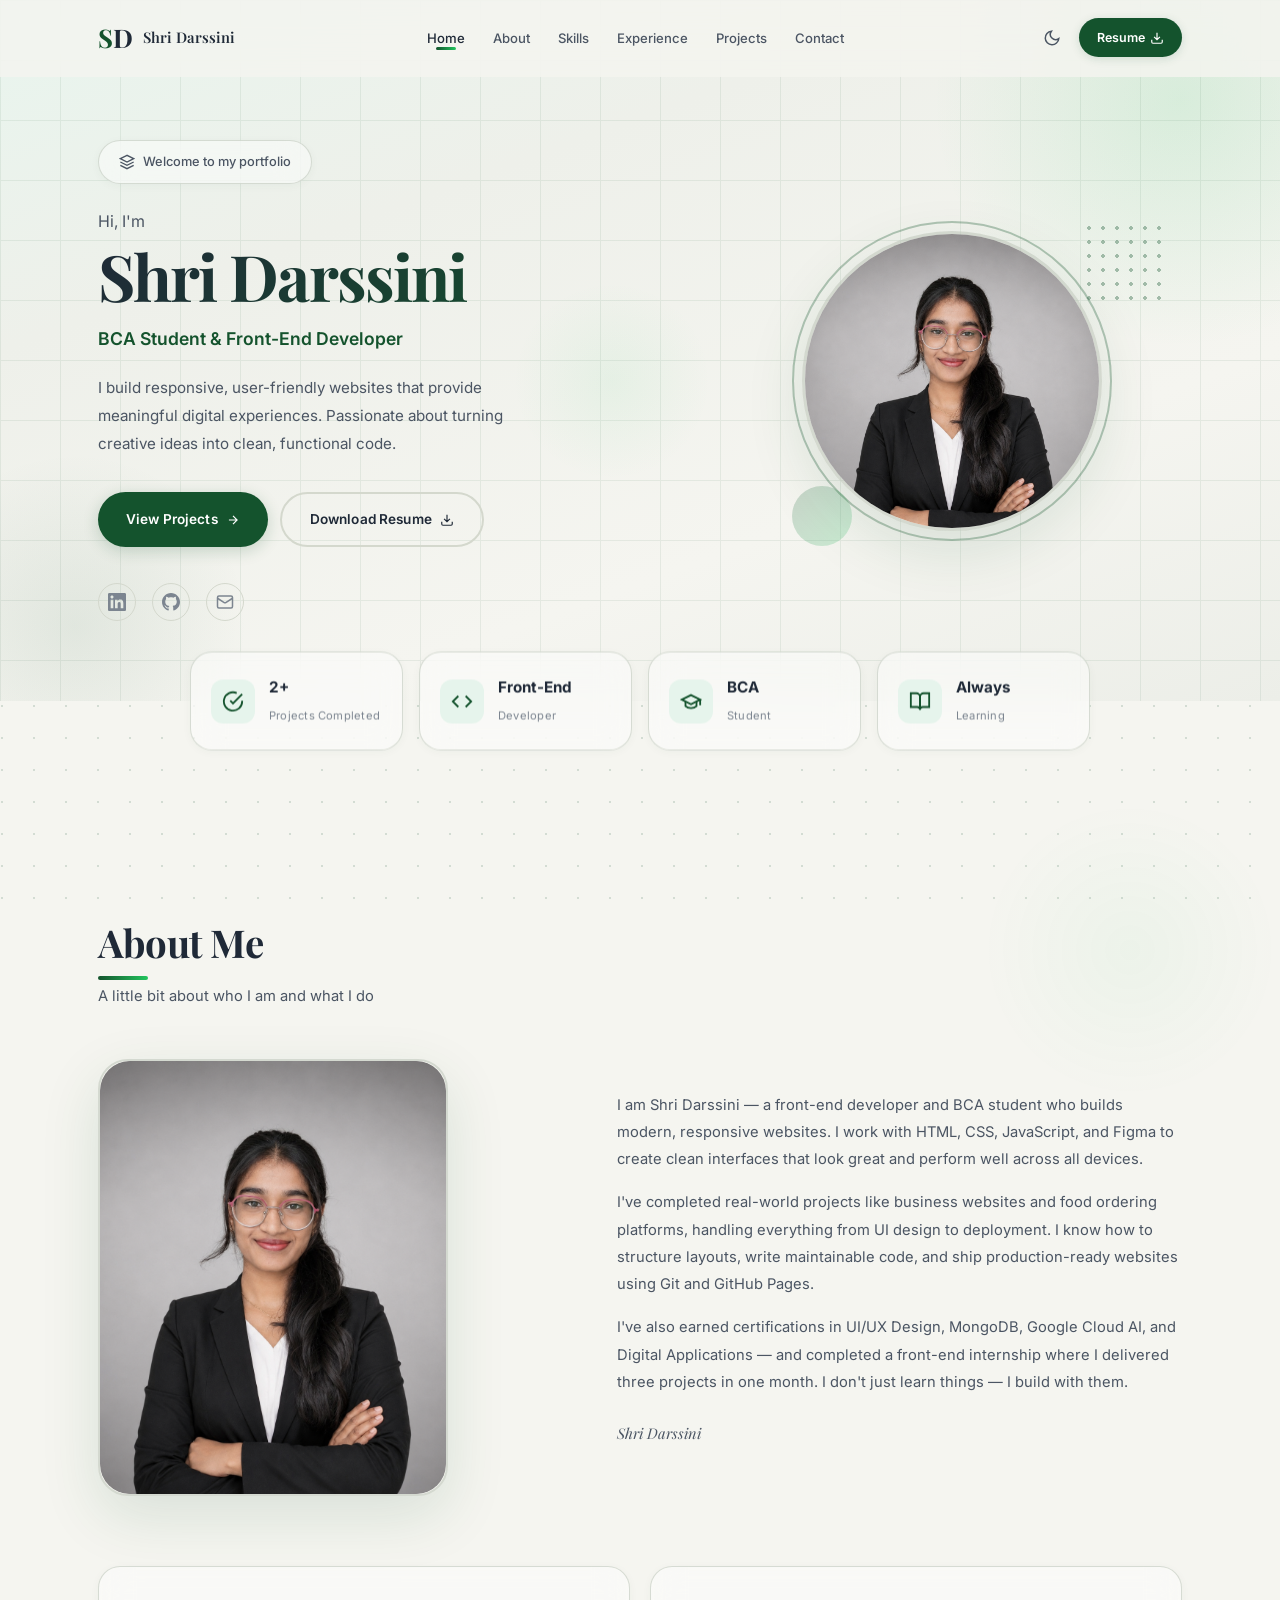
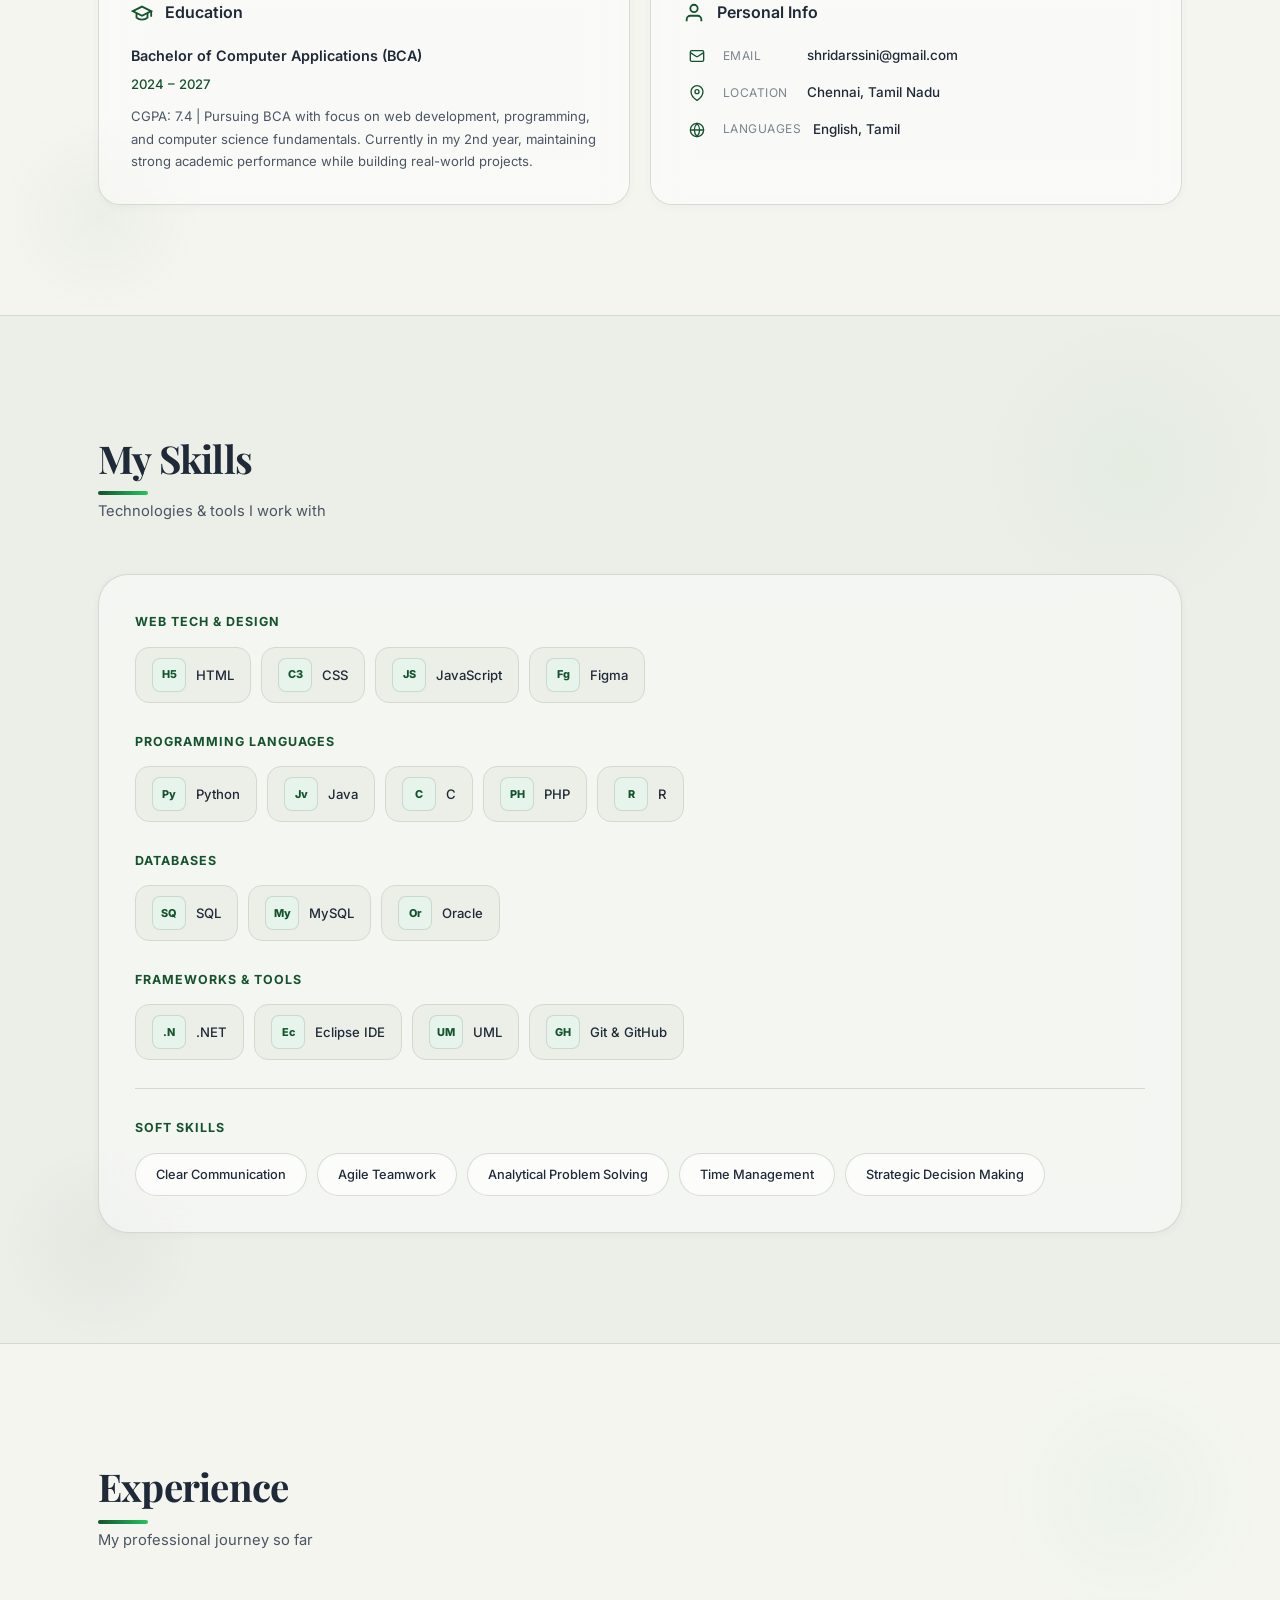
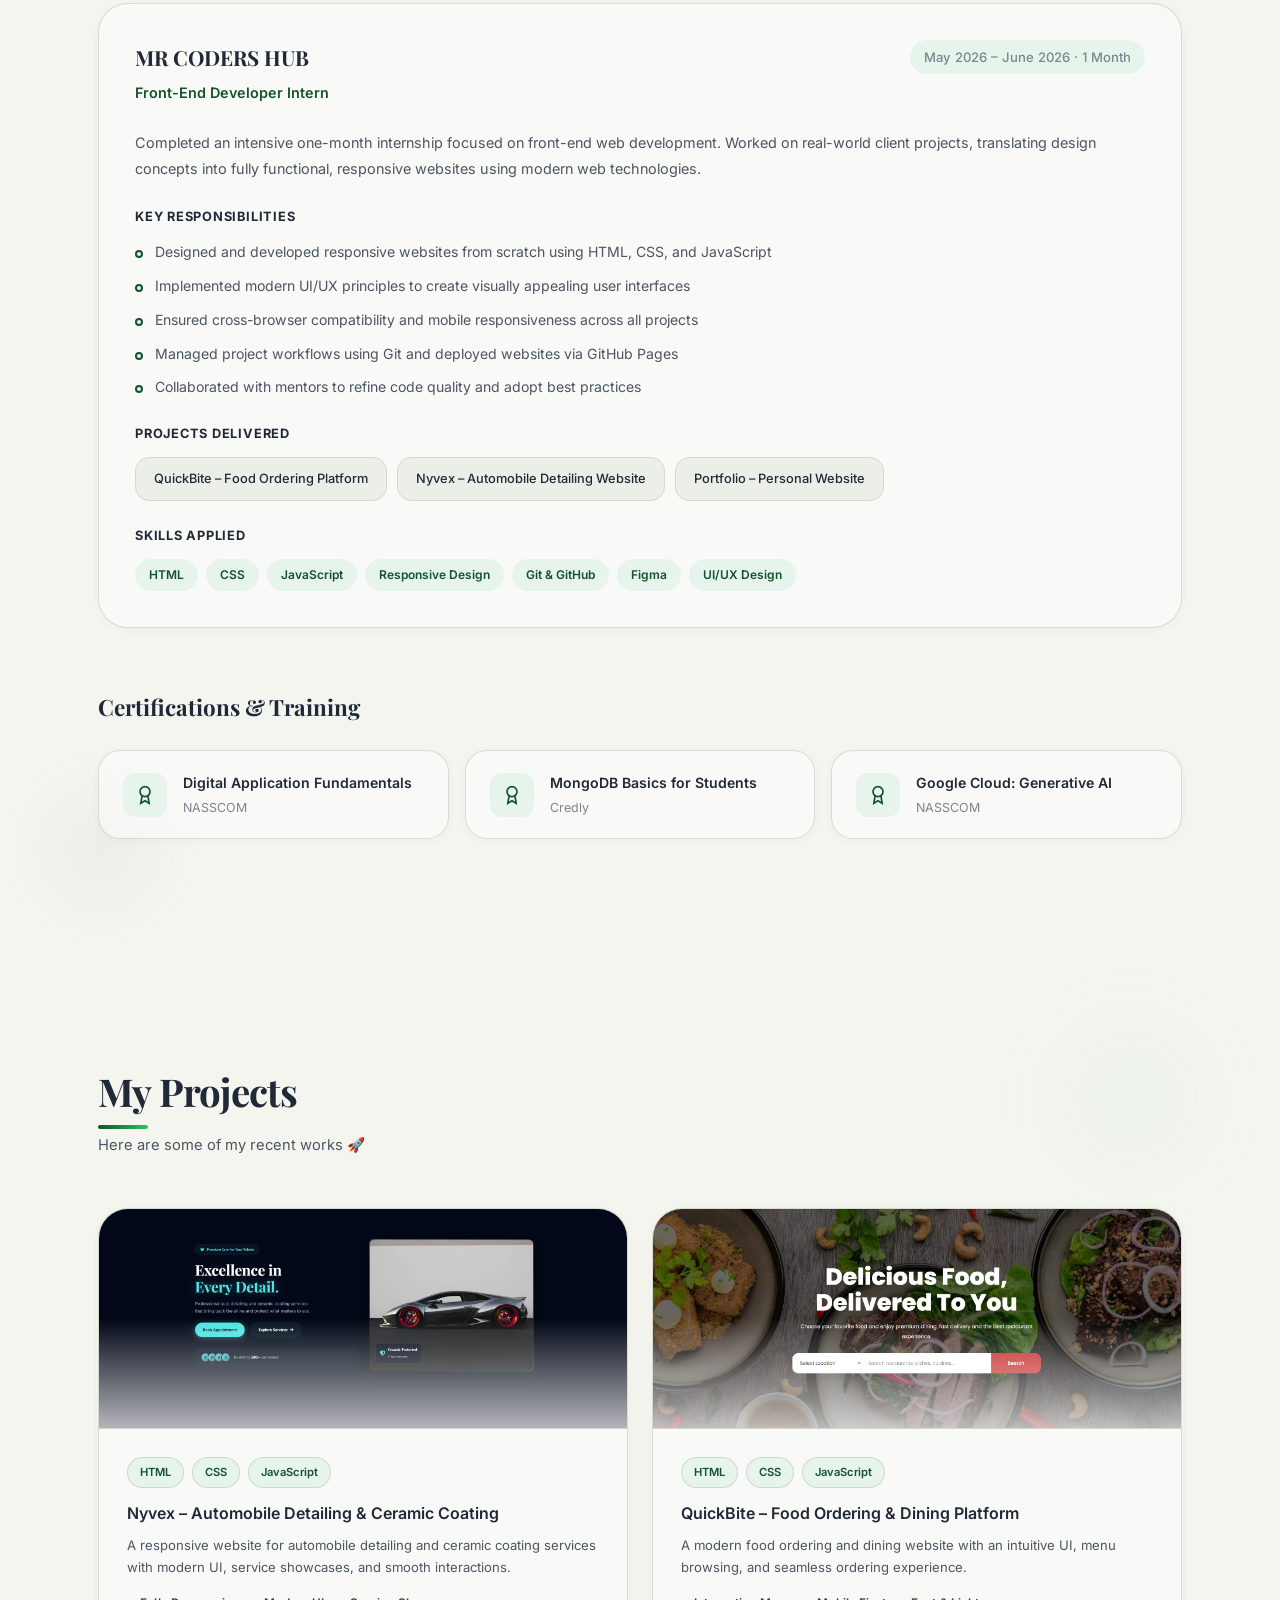
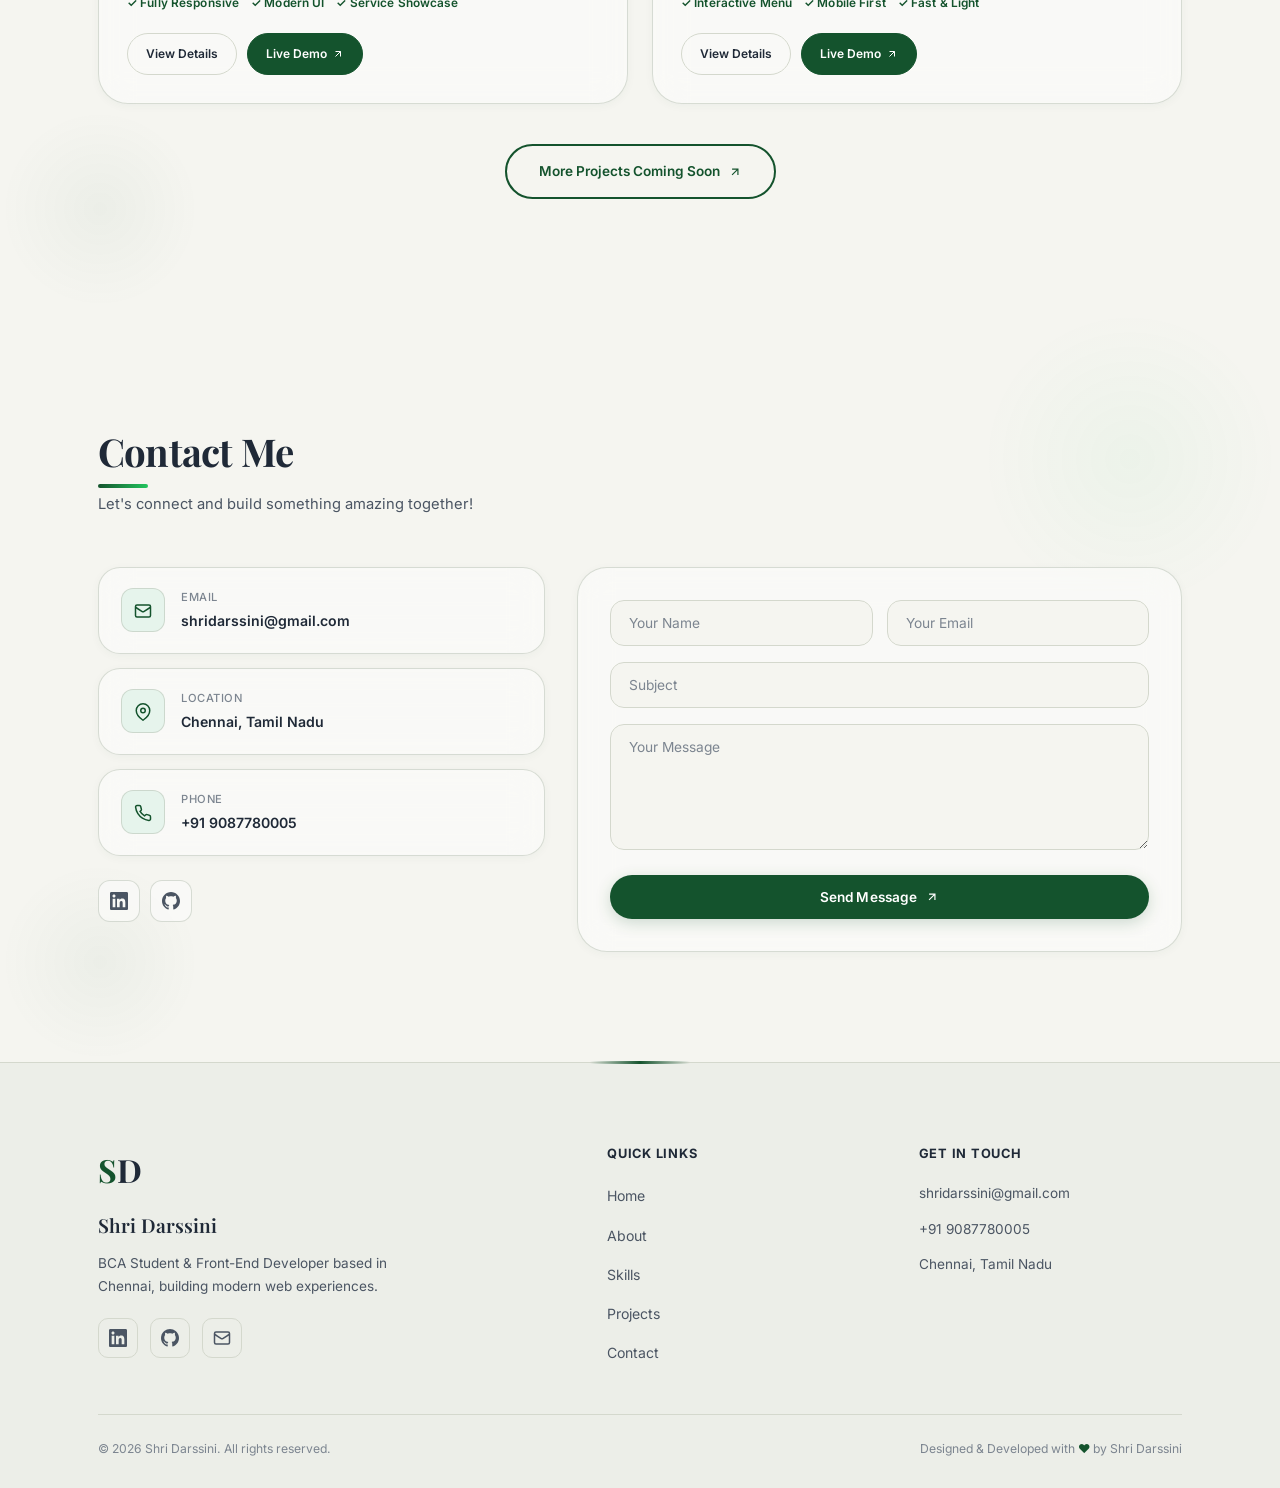
<file: index.html>
﻿<!DOCTYPE html>
<html lang="en" data-theme="light">
<head>
    <meta charset="UTF-8">
    <meta name="viewport" content="width=device-width, initial-scale=1.0">
    <link rel="icon" type="image/svg+xml" href="favicon.svg">
    <title>Shri Darssini | Front-End Developer</title>
    <link rel="stylesheet" href="css/styles.css">
    <link rel="preconnect" href="https://fonts.googleapis.com">
    <link rel="preconnect" href="https://fonts.gstatic.com" crossorigin>
    <link href="https://fonts.googleapis.com/css2?family=Inter:wght@300;400;500;600;700;800&family=Playfair+Display:ital,wght@0,400;0,500;0,600;0,700;1,400;1,500&display=swap" rel="stylesheet">
</head>
<body>

    <!-- Navbar -->
    <nav class="navbar" id="navbar">
        <div class="nav-container">
            <div class="nav-brand">
                <a href="#home" class="nav-logo"><span class="logo-s">S</span><span class="logo-d">D</span></a>
                <span class="nav-name">Shri Darssini</span>
            </div>
            <ul class="nav-menu" id="nav-menu">
                <li><a href="#home" class="nav-link active">Home</a></li>
                <li><a href="#about" class="nav-link">About</a></li>
                <li><a href="#skills" class="nav-link">Skills</a></li>
                <li><a href="#experience" class="nav-link">Experience</a></li>
                <li><a href="#projects" class="nav-link">Projects</a></li>
                <li><a href="#contact" class="nav-link">Contact</a></li>
            </ul>
            <div class="nav-actions">
                <button class="theme-toggle" id="theme-toggle" aria-label="Toggle theme">
                    <svg class="icon-sun" width="18" height="18" viewBox="0 0 24 24" fill="none" stroke="currentColor" stroke-width="2"><circle cx="12" cy="12" r="5"/><path d="M12 1v2M12 21v2M4.22 4.22l1.42 1.42M18.36 18.36l1.42 1.42M1 12h2M21 12h2M4.22 19.78l1.42-1.42M18.36 5.64l1.42-1.42"/></svg>
                    <svg class="icon-moon" width="18" height="18" viewBox="0 0 24 24" fill="none" stroke="currentColor" stroke-width="2"><path d="M21 12.79A9 9 0 1 1 11.21 3 7 7 0 0 0 21 12.79z"/></svg>
                </button>
                <a href="Resume.pdf" download class="nav-resume-btn">Resume <svg width="14" height="14" viewBox="0 0 24 24" fill="none" stroke="currentColor" stroke-width="2"><path d="M21 15v4a2 2 0 0 1-2 2H5a2 2 0 0 1-2-2v-4M7 10l5 5 5-5M12 15V3"/></svg></a>
                <button class="nav-toggle" id="nav-toggle" aria-label="Toggle menu">
                    <span></span><span></span><span></span>
                </button>
            </div>
        </div>
    </nav>

    <!-- HERO -->
    <section class="hero" id="home">
        <div class="hero-bg-shapes">
            <div class="shape shape-1"></div>
            <div class="shape shape-2"></div>
            <div class="shape shape-3"></div>
        </div>
        <div class="container hero-grid">
            <div class="hero-content">
                <div class="hero-badge glass-card"><svg width="16" height="16" viewBox="0 0 24 24" fill="none" stroke="currentColor" stroke-width="2"><path d="M12 2L2 7l10 5 10-5-10-5zM2 17l10 5 10-5M2 12l10 5 10-5"/></svg> Welcome to my portfolio</div>
                <p class="hero-greeting">Hi, I'm</p>
                <h1 class="hero-name">Shri Darssini</h1>
                <h2 class="hero-title">BCA Student & Front-End Developer</h2>
                <p class="hero-desc">I build responsive, user-friendly websites that provide meaningful digital experiences. Passionate about turning creative ideas into clean, functional code.</p>
                <div class="hero-btns">
                    <a href="#projects" class="btn btn-primary">View Projects <svg width="14" height="14" viewBox="0 0 24 24" fill="none" stroke="currentColor" stroke-width="2"><path d="M5 12h14M12 5l7 7-7 7"/></svg></a>
                    <a href="Resume.pdf" download class="btn btn-outline">Download Resume <svg width="14" height="14" viewBox="0 0 24 24" fill="none" stroke="currentColor" stroke-width="2"><path d="M21 15v4a2 2 0 0 1-2 2H5a2 2 0 0 1-2-2v-4M7 10l5 5 5-5M12 15V3"/></svg></a>
                </div>
                <div class="hero-socials">
                    <a href="https://www.linkedin.com/in/shridarssini-s-375b19402" target="_blank" rel="noopener" aria-label="LinkedIn"><svg width="18" height="18" viewBox="0 0 24 24" fill="currentColor"><path d="M20.447 20.452h-3.554v-5.569c0-1.328-.027-3.037-1.852-3.037-1.853 0-2.136 1.445-2.136 2.939v5.667H9.351V9h3.414v1.561h.046c.477-.9 1.637-1.85 3.37-1.85 3.601 0 4.267 2.37 4.267 5.455v6.286zM5.337 7.433c-1.144 0-2.063-.926-2.063-2.065 0-1.138.92-2.063 2.063-2.063 1.14 0 2.064.925 2.064 2.063 0 1.139-.925 2.065-2.064 2.065zm1.782 13.019H3.555V9h3.564v11.452zM22.225 0H1.771C.792 0 0 .774 0 1.729v20.542C0 23.227.792 24 1.771 24h20.451C23.2 24 24 23.227 24 22.271V1.729C24 .774 23.2 0 22.222 0h.003z"/></svg></a>
                    <a href="https://github.com/shridarssini" target="_blank" rel="noopener" aria-label="GitHub"><svg width="18" height="18" viewBox="0 0 24 24" fill="currentColor"><path d="M12 0c-6.626 0-12 5.373-12 12 0 5.302 3.438 9.8 8.207 11.387.599.111.793-.261.793-.577v-2.234c-3.338.726-4.033-1.416-4.033-1.416-.546-1.387-1.333-1.756-1.333-1.756-1.089-.745.083-.729.083-.729 1.205.084 1.839 1.237 1.839 1.237 1.07 1.834 2.807 1.304 3.492.997.107-.775.418-1.305.762-1.604-2.665-.305-5.467-1.334-5.467-5.931 0-1.311.469-2.381 1.236-3.221-.124-.303-.535-1.524.117-3.176 0 0 1.008-.322 3.301 1.23.957-.266 1.983-.399 3.003-.404 1.02.005 2.047.138 3.006.404 2.291-1.552 3.297-1.23 3.297-1.23.653 1.653.242 2.874.118 3.176.77.84 1.235 1.911 1.235 3.221 0 4.609-2.807 5.624-5.479 5.921.43.372.823 1.102.823 2.222v3.293c0 .319.192.694.801.576 4.765-1.589 8.199-6.086 8.199-11.386 0-6.627-5.373-12-12-12z"/></svg></a>
                    <a href="mailto:shridarssini@gmail.com" aria-label="Email"><svg width="18" height="18" viewBox="0 0 24 24" fill="none" stroke="currentColor" stroke-width="2"><rect x="2" y="4" width="20" height="16" rx="2"/><path d="m22 7-8.97 5.7a1.94 1.94 0 0 1-2.06 0L2 7"/></svg></a>
                </div>
            </div>
            <div class="hero-image">
                <div class="hero-img-accent"></div>
                <div class="hero-photo-wrap">
                    <img src="images/profile.png" alt="Shri Darssini" class="hero-photo">
                </div>
            </div>
        </div>
    </section>

    <!-- Stats Strip (overlapping hero/about boundary) -->
    <div class="container">
        <div class="stats-strip">
            <div class="stat-item glass-card">
                <span class="stat-icon"><svg width="22" height="22" viewBox="0 0 24 24" fill="none" stroke="currentColor" stroke-width="2"><path d="M22 11.08V12a10 10 0 1 1-5.93-9.14"/><polyline points="22 4 12 14.01 9 11.01"/></svg></span>
                <div><span class="stat-number">2+</span><span class="stat-label">Projects Completed</span></div>
            </div>
            <div class="stat-item glass-card">
                <span class="stat-icon"><svg width="22" height="22" viewBox="0 0 24 24" fill="none" stroke="currentColor" stroke-width="2"><polyline points="16 18 22 12 16 6"/><polyline points="8 6 2 12 8 18"/></svg></span>
                <div><span class="stat-number">Front-End</span><span class="stat-label">Developer</span></div>
            </div>
            <div class="stat-item glass-card">
                <span class="stat-icon"><svg width="22" height="22" viewBox="0 0 24 24" fill="none" stroke="currentColor" stroke-width="2"><path d="M22 10v6M2 10l10-5 10 5-10 5z"/><path d="M6 12v5c3 3 9 3 12 0v-5"/></svg></span>
                <div><span class="stat-number">BCA</span><span class="stat-label">Student</span></div>
            </div>
            <div class="stat-item glass-card">
                <span class="stat-icon"><svg width="22" height="22" viewBox="0 0 24 24" fill="none" stroke="currentColor" stroke-width="2"><path d="M2 3h6a4 4 0 0 1 4 4v14a3 3 0 0 0-3-3H2z"/><path d="M22 3h-6a4 4 0 0 0-4 4v14a3 3 0 0 1 3-3h7z"/></svg></span>
                <div><span class="stat-number">Always</span><span class="stat-label">Learning</span></div>
            </div>
        </div>
    </div>

    <!-- ABOUT -->
    <section class="section" id="about">
        <div class="container">
            <h2 class="section-title">About Me</h2>
            <p class="section-subtitle">A little bit about who I am and what I do</p>
            <div class="about-grid">
                <div class="about-image">
                    <img src="images/profile.png" alt="Shri Darssini" class="about-photo">
                </div>
                <div class="about-content">
                    <p>I am Shri Darssini — a front-end developer and BCA student who builds modern, responsive websites. I work with HTML, CSS, JavaScript, and Figma to create clean interfaces that look great and perform well across all devices.</p>
                    <p>I've completed real-world projects like business websites and food ordering platforms, handling everything from UI design to deployment. I know how to structure layouts, write maintainable code, and ship production-ready websites using Git and GitHub Pages.</p>
                    <p>I've also earned certifications in UI/UX Design, MongoDB, Google Cloud AI, and Digital Applications — and completed a front-end internship where I delivered three projects in one month. I don't just learn things — I build with them.</p>
                    <p class="about-signature"><em>Shri Darssini</em></p>
                </div>
            </div>
        </div>

        <!-- Education & Personal Info -->
        <div class="container about-info-section">
            <div class="about-info-grid">
                <div class="about-info-block glass-card">
                    <div class="info-block-header">
                        <svg width="22" height="22" viewBox="0 0 24 24" fill="none" stroke="currentColor" stroke-width="2"><path d="M22 10v6M2 10l10-5 10 5-10 5z"/><path d="M6 12v5c3 3 9 3 12 0v-5"/></svg>
                        <h3>Education</h3>
                    </div>
                    <p class="info-block-title">Bachelor of Computer Applications (BCA)</p>
                    <p class="info-block-sub">2024 – 2027</p>
                    <p class="info-block-desc">CGPA: 7.4 | Pursuing BCA with focus on web development, programming, and computer science fundamentals. Currently in my 2nd year, maintaining strong academic performance while building real-world projects.</p>
                </div>
                <div class="about-info-block glass-card">
                    <div class="info-block-header">
                        <svg width="22" height="22" viewBox="0 0 24 24" fill="none" stroke="currentColor" stroke-width="2"><path d="M20 21v-2a4 4 0 0 0-4-4H8a4 4 0 0 0-4 4v2"/><circle cx="12" cy="7" r="4"/></svg>
                        <h3>Personal Info</h3>
                    </div>
                    <div class="personal-info-list">
                        <div class="pinfo-row"><span class="pinfo-icon"><svg width="16" height="16" viewBox="0 0 24 24" fill="none" stroke="currentColor" stroke-width="2"><rect x="2" y="4" width="20" height="16" rx="2"/><path d="m22 7-8.97 5.7a1.94 1.94 0 0 1-2.06 0L2 7"/></svg></span><span class="pinfo-label">Email</span><span class="pinfo-value">shridarssini@gmail.com</span></div>
                        <div class="pinfo-row"><span class="pinfo-icon"><svg width="16" height="16" viewBox="0 0 24 24" fill="none" stroke="currentColor" stroke-width="2"><path d="M21 10c0 7-9 13-9 13s-9-6-9-13a9 9 0 0 1 18 0z"/><circle cx="12" cy="10" r="3"/></svg></span><span class="pinfo-label">Location</span><span class="pinfo-value">Chennai, Tamil Nadu</span></div>
                        <div class="pinfo-row"><span class="pinfo-icon"><svg width="16" height="16" viewBox="0 0 24 24" fill="none" stroke="currentColor" stroke-width="2"><circle cx="12" cy="12" r="10"/><line x1="2" y1="12" x2="22" y2="12"/><path d="M12 2a15.3 15.3 0 0 1 4 10 15.3 15.3 0 0 1-4 10 15.3 15.3 0 0 1-4-10 15.3 15.3 0 0 1 4-10z"/></svg></span><span class="pinfo-label">Languages</span><span class="pinfo-value">English, Tamil</span></div>
                    </div>
                </div>
            </div>
        </div>
    </section>

    <!-- SKILLS -->
    <section class="section section-alt" id="skills">
        <div class="container">
            <h2 class="section-title">My Skills</h2>
            <p class="section-subtitle">Technologies & tools I work with</p>

            <div class="skills-container glass-card">
                <div class="skills-category">
                    <h3 class="skills-cat-title">Web Tech & Design</h3>
                    <div class="skills-chips">
                        <div class="skill-chip"><span class="chip-icon">H5</span>HTML</div>
                        <div class="skill-chip"><span class="chip-icon">C3</span>CSS</div>
                        <div class="skill-chip"><span class="chip-icon">JS</span>JavaScript</div>
                        <div class="skill-chip"><span class="chip-icon">Fg</span>Figma</div>
                    </div>
                </div>

                <div class="skills-category">
                    <h3 class="skills-cat-title">Programming Languages</h3>
                    <div class="skills-chips">
                        <div class="skill-chip"><span class="chip-icon">Py</span>Python</div>
                        <div class="skill-chip"><span class="chip-icon">Jv</span>Java</div>
                        <div class="skill-chip"><span class="chip-icon">C</span>C</div>
                        <div class="skill-chip"><span class="chip-icon">PH</span>PHP</div>
                        <div class="skill-chip"><span class="chip-icon">R</span>R</div>
                    </div>
                </div>

                <div class="skills-category">
                    <h3 class="skills-cat-title">Databases</h3>
                    <div class="skills-chips">
                        <div class="skill-chip"><span class="chip-icon">SQ</span>SQL</div>
                        <div class="skill-chip"><span class="chip-icon">My</span>MySQL</div>
                        <div class="skill-chip"><span class="chip-icon">Or</span>Oracle</div>
                    </div>
                </div>

                <div class="skills-category">
                    <h3 class="skills-cat-title">Frameworks & Tools</h3>
                    <div class="skills-chips">
                        <div class="skill-chip"><span class="chip-icon">.N</span>.NET</div>
                        <div class="skill-chip"><span class="chip-icon">Ec</span>Eclipse IDE</div>
                        <div class="skill-chip"><span class="chip-icon">UM</span>UML</div>
                        <div class="skill-chip"><span class="chip-icon">GH</span>Git & GitHub</div>
                    </div>
                </div>

                <div class="skills-category skills-soft-section">
                    <h3 class="skills-cat-title">Soft Skills</h3>
                    <div class="skills-chips soft">
                        <span class="soft-chip">Clear Communication</span>
                        <span class="soft-chip">Agile Teamwork</span>
                        <span class="soft-chip">Analytical Problem Solving</span>
                        <span class="soft-chip">Time Management</span>
                        <span class="soft-chip">Strategic Decision Making</span>
                    </div>
                </div>
            </div>
        </div>
    </section>

    <!-- EXPERIENCE -->
    <section class="section" id="experience">
        <div class="container">
            <h2 class="section-title">Experience</h2>
            <p class="section-subtitle">My professional journey so far</p>

            <div class="experience-card glass-card">
                <div class="exp-header">
                    <div class="exp-company">
                        <h3>MR CODERS HUB</h3>
                        <span class="exp-role">Front-End Developer Intern</span>
                    </div>
                    <span class="exp-duration">May 2026 – June 2026 &middot; 1 Month</span>
                </div>
                <div class="exp-body">
                    <p>Completed an intensive one-month internship focused on front-end web development. Worked on real-world client projects, translating design concepts into fully functional, responsive websites using modern web technologies.</p>
                    <div class="exp-highlights">
                        <h4>Key Responsibilities</h4>
                        <ul>
                            <li>Designed and developed responsive websites from scratch using HTML, CSS, and JavaScript</li>
                            <li>Implemented modern UI/UX principles to create visually appealing user interfaces</li>
                            <li>Ensured cross-browser compatibility and mobile responsiveness across all projects</li>
                            <li>Managed project workflows using Git and deployed websites via GitHub Pages</li>
                            <li>Collaborated with mentors to refine code quality and adopt best practices</li>
                        </ul>
                    </div>
                    <div class="exp-projects">
                        <h4>Projects Delivered</h4>
                        <div class="exp-project-list">
                            <a href="https://shridarssini.github.io/QuickBite/" target="_blank" rel="noopener" class="exp-project-tag">QuickBite – Food Ordering Platform</a>
                            <a href="https://shridarssini.github.io/Nyvex/" target="_blank" rel="noopener" class="exp-project-tag">Nyvex – Automobile Detailing Website</a>
                            <a href="#home" class="exp-project-tag">Portfolio – Personal Website</a>
                        </div>
                    </div>
                    <div class="exp-skills-used">
                        <h4>Skills Applied</h4>
                        <div class="exp-skill-tags">
                            <span>HTML</span>
                            <span>CSS</span>
                            <span>JavaScript</span>
                            <span>Responsive Design</span>
                            <span>Git & GitHub</span>
                            <span>Figma</span>
                            <span>UI/UX Design</span>
                        </div>
                    </div>
                </div>
            </div>

            <!-- Certifications -->
            <div class="certifications-section">
                <h3 class="cert-heading">Certifications & Training</h3>
                <div class="cert-grid">
                    <a href="DIGITAL FUNDAMENTAL.jpeg" target="_blank" class="cert-card glass-card">
                        <div class="cert-icon"><svg width="20" height="20" viewBox="0 0 24 24" fill="none" stroke="currentColor" stroke-width="2"><circle cx="12" cy="8" r="6"/><path d="M15.477 12.89L17 22l-5-3-5 3 1.523-9.11"/></svg></div>
                        <div class="cert-info">
                            <h4>Digital Application Fundamentals</h4>
                            <p>NASSCOM</p>
                        </div>
                    </a>
                    <a href="Mongodb.pdf" target="_blank" class="cert-card glass-card">
                        <div class="cert-icon"><svg width="20" height="20" viewBox="0 0 24 24" fill="none" stroke="currentColor" stroke-width="2"><circle cx="12" cy="8" r="6"/><path d="M15.477 12.89L17 22l-5-3-5 3 1.523-9.11"/></svg></div>
                        <div class="cert-info">
                            <h4>MongoDB Basics for Students</h4>
                            <p>Credly</p>
                        </div>
                    </a>
                    <a href="Generative AI.pdf" target="_blank" class="cert-card glass-card">
                        <div class="cert-icon"><svg width="20" height="20" viewBox="0 0 24 24" fill="none" stroke="currentColor" stroke-width="2"><circle cx="12" cy="8" r="6"/><path d="M15.477 12.89L17 22l-5-3-5 3 1.523-9.11"/></svg></div>
                        <div class="cert-info">
                            <h4>Google Cloud: Generative AI</h4>
                            <p>NASSCOM</p>
                        </div>
                    </a>
                </div>
            </div>
        </div>
    </section>

    <!-- PROJECTS -->
    <section class="section" id="projects">
        <div class="container">
            <h2 class="section-title">My Projects</h2>
            <p class="section-subtitle">Here are some of my recent works &#128640;</p>

            <div class="projects-grid">
                <!-- Nyvex -->
                <article class="project-card glass-card">
                    <div class="project-card-img"><img src="images/Nyvex-preview.png" alt="Nyvex – Automobile Detailing Website Preview"></div>
                    <div class="project-card-body">
                        <div class="project-tags">
                            <span class="ptag">HTML</span><span class="ptag">CSS</span><span class="ptag">JavaScript</span>
                        </div>
                        <h3>Nyvex – Automobile Detailing & Ceramic Coating</h3>
                        <p>A responsive website for automobile detailing and ceramic coating services with modern UI, service showcases, and smooth interactions.</p>
                        <div class="project-features">
                            <span>&#10003; Fully Responsive</span>
                            <span>&#10003; Modern UI</span>
                            <span>&#10003; Service Showcase</span>
                        </div>
                        <div class="project-card-btns">
                            <a href="project-nyvex.html" class="btn-card">View Details</a>
                            <a href="https://shridarssini.github.io/Nyvex/" target="_blank" rel="noopener" class="btn-card btn-card-primary">Live Demo <svg width="12" height="12" viewBox="0 0 24 24" fill="none" stroke="currentColor" stroke-width="2"><path d="M7 17L17 7M17 17V7H7"/></svg></a>
                        </div>
                    </div>
                </article>
                <!-- QuickBite -->
                <article class="project-card glass-card">
                    <div class="project-card-img"><img src="images/QuickBite-preview.png" alt="QuickBite – Food Ordering Platform Preview"></div>
                    <div class="project-card-body">
                        <div class="project-tags">
                            <span class="ptag">HTML</span><span class="ptag">CSS</span><span class="ptag">JavaScript</span>
                        </div>
                        <h3>QuickBite – Food Ordering & Dining Platform</h3>
                        <p>A modern food ordering and dining website with an intuitive UI, menu browsing, and seamless ordering experience.</p>
                        <div class="project-features">
                            <span>&#10003; Interactive Menu</span>
                            <span>&#10003; Mobile First</span>
                            <span>&#10003; Fast & Light</span>
                        </div>
                        <div class="project-card-btns">
                            <a href="project-quickbite.html" class="btn-card">View Details</a>
                            <a href="https://shridarssini.github.io/QuickBite/" target="_blank" rel="noopener" class="btn-card btn-card-primary">Live Demo <svg width="12" height="12" viewBox="0 0 24 24" fill="none" stroke="currentColor" stroke-width="2"><path d="M7 17L17 7M17 17V7H7"/></svg></a>
                        </div>
                    </div>
                </article>
            </div>

            <div class="projects-more">
                <a href="#" class="btn-more">More Projects Coming Soon <svg width="14" height="14" viewBox="0 0 24 24" fill="none" stroke="currentColor" stroke-width="2"><path d="M7 17L17 7M17 17V7H7"/></svg></a>
            </div>
        </div>
    </section>

    <!-- CONTACT -->
    <section class="section" id="contact">
        <div class="container">
            <h2 class="section-title">Contact Me</h2>
            <p class="section-subtitle">Let's connect and build something amazing together!</p>
            <div class="contact-grid">
                <div class="contact-info">
                    <div class="contact-row glass-card">
                        <div class="contact-icon"><svg width="18" height="18" viewBox="0 0 24 24" fill="none" stroke="currentColor" stroke-width="2"><rect x="2" y="4" width="20" height="16" rx="2"/><path d="m22 7-8.97 5.7a1.94 1.94 0 0 1-2.06 0L2 7"/></svg></div>
                        <div><span class="contact-label">Email</span><span class="contact-value">shridarssini@gmail.com</span></div>
                    </div>
                    <div class="contact-row glass-card">
                        <div class="contact-icon"><svg width="18" height="18" viewBox="0 0 24 24" fill="none" stroke="currentColor" stroke-width="2"><path d="M21 10c0 7-9 13-9 13s-9-6-9-13a9 9 0 0 1 18 0z"/><circle cx="12" cy="10" r="3"/></svg></div>
                        <div><span class="contact-label">Location</span><span class="contact-value">Chennai, Tamil Nadu</span></div>
                    </div>
                    <div class="contact-row glass-card">
                        <div class="contact-icon"><svg width="18" height="18" viewBox="0 0 24 24" fill="none" stroke="currentColor" stroke-width="2"><path d="M22 16.92v3a2 2 0 0 1-2.18 2 19.79 19.79 0 0 1-8.63-3.07 19.5 19.5 0 0 1-6-6 19.79 19.79 0 0 1-3.07-8.67A2 2 0 0 1 4.11 2h3a2 2 0 0 1 2 1.72 12.84 12.84 0 0 0 .7 2.81 2 2 0 0 1-.45 2.11L8.09 9.91a16 16 0 0 0 6 6l1.27-1.27a2 2 0 0 1 2.11-.45 12.84 12.84 0 0 0 2.81.7A2 2 0 0 1 22 16.92z"/></svg></div>
                        <div><span class="contact-label">Phone</span><span class="contact-value">+91 9087780005</span></div>
                    </div>
                    <div class="contact-socials">
                        <a href="https://www.linkedin.com/in/shridarssini-s-375b19402" target="_blank" rel="noopener" aria-label="LinkedIn"><svg width="18" height="18" viewBox="0 0 24 24" fill="currentColor"><path d="M20.447 20.452h-3.554v-5.569c0-1.328-.027-3.037-1.852-3.037-1.853 0-2.136 1.445-2.136 2.939v5.667H9.351V9h3.414v1.561h.046c.477-.9 1.637-1.85 3.37-1.85 3.601 0 4.267 2.37 4.267 5.455v6.286zM5.337 7.433c-1.144 0-2.063-.926-2.063-2.065 0-1.138.92-2.063 2.063-2.063 1.14 0 2.064.925 2.064 2.063 0 1.139-.925 2.065-2.064 2.065zm1.782 13.019H3.555V9h3.564v11.452zM22.225 0H1.771C.792 0 0 .774 0 1.729v20.542C0 23.227.792 24 1.771 24h20.451C23.2 24 24 23.227 24 22.271V1.729C24 .774 23.2 0 22.222 0h.003z"/></svg></a>
                        <a href="https://github.com/shridarssini" target="_blank" rel="noopener" aria-label="GitHub"><svg width="18" height="18" viewBox="0 0 24 24" fill="currentColor"><path d="M12 0c-6.626 0-12 5.373-12 12 0 5.302 3.438 9.8 8.207 11.387.599.111.793-.261.793-.577v-2.234c-3.338.726-4.033-1.416-4.033-1.416-.546-1.387-1.333-1.756-1.333-1.756-1.089-.745.083-.729.083-.729 1.205.084 1.839 1.237 1.839 1.237 1.07 1.834 2.807 1.304 3.492.997.107-.775.418-1.305.762-1.604-2.665-.305-5.467-1.334-5.467-5.931 0-1.311.469-2.381 1.236-3.221-.124-.303-.535-1.524.117-3.176 0 0 1.008-.322 3.301 1.23.957-.266 1.983-.399 3.003-.404 1.02.005 2.047.138 3.006.404 2.291-1.552 3.297-1.23 3.297-1.23.653 1.653.242 2.874.118 3.176.77.84 1.235 1.911 1.235 3.221 0 4.609-2.807 5.624-5.479 5.921.43.372.823 1.102.823 2.222v3.293c0 .319.192.694.801.576 4.765-1.589 8.199-6.086 8.199-11.386 0-6.627-5.373-12-12-12z"/></svg></a>
                    </div>
                </div>
                <form class="contact-form glass-card" id="contact-form">
                    <div class="form-row">
                        <div class="form-group"><input type="text" name="name" placeholder="Your Name" required></div>
                        <div class="form-group"><input type="email" name="email" placeholder="Your Email" required></div>
                    </div>
                    <div class="form-group"><input type="text" name="subject" placeholder="Subject" required></div>
                    <div class="form-group"><textarea name="message" rows="6" placeholder="Your Message" required></textarea></div>
                    <button type="submit" class="btn btn-primary btn-full">Send Message <svg width="14" height="14" viewBox="0 0 24 24" fill="none" stroke="currentColor" stroke-width="2"><path d="M7 17L17 7M17 17V7H7"/></svg></button>
                </form>
            </div>
        </div>
    </section>

    <!-- FOOTER -->
    <footer class="footer">
        <div class="container">
            <div class="footer-top">
                <div class="footer-brand-section">
                    <div class="footer-logo-wrap">
                        <span class="footer-logo"><span class="logo-s">S</span><span class="logo-d">D</span></span>
                    </div>
                    <h3 class="footer-brand-name">Shri Darssini</h3>
                    <p class="footer-tagline">BCA Student & Front-End Developer based in Chennai, building modern web experiences.</p>
                    <div class="footer-social-links">
                        <a href="https://www.linkedin.com/in/shridarssini-s-375b19402" target="_blank" rel="noopener" aria-label="LinkedIn"><svg width="18" height="18" viewBox="0 0 24 24" fill="currentColor"><path d="M20.447 20.452h-3.554v-5.569c0-1.328-.027-3.037-1.852-3.037-1.853 0-2.136 1.445-2.136 2.939v5.667H9.351V9h3.414v1.561h.046c.477-.9 1.637-1.85 3.37-1.85 3.601 0 4.267 2.37 4.267 5.455v6.286zM5.337 7.433c-1.144 0-2.063-.926-2.063-2.065 0-1.138.92-2.063 2.063-2.063 1.14 0 2.064.925 2.064 2.063 0 1.139-.925 2.065-2.064 2.065zm1.782 13.019H3.555V9h3.564v11.452zM22.225 0H1.771C.792 0 0 .774 0 1.729v20.542C0 23.227.792 24 1.771 24h20.451C23.2 24 24 23.227 24 22.271V1.729C24 .774 23.2 0 22.222 0h.003z"/></svg></a>
                        <a href="https://github.com/shridarssini" target="_blank" rel="noopener" aria-label="GitHub"><svg width="18" height="18" viewBox="0 0 24 24" fill="currentColor"><path d="M12 0c-6.626 0-12 5.373-12 12 0 5.302 3.438 9.8 8.207 11.387.599.111.793-.261.793-.577v-2.234c-3.338.726-4.033-1.416-4.033-1.416-.546-1.387-1.333-1.756-1.333-1.756-1.089-.745.083-.729.083-.729 1.205.084 1.839 1.237 1.839 1.237 1.07 1.834 2.807 1.304 3.492.997.107-.775.418-1.305.762-1.604-2.665-.305-5.467-1.334-5.467-5.931 0-1.311.469-2.381 1.236-3.221-.124-.303-.535-1.524.117-3.176 0 0 1.008-.322 3.301 1.23.957-.266 1.983-.399 3.003-.404 1.02.005 2.047.138 3.006.404 2.291-1.552 3.297-1.23 3.297-1.23.653 1.653.242 2.874.118 3.176.77.84 1.235 1.911 1.235 3.221 0 4.609-2.807 5.624-5.479 5.921.43.372.823 1.102.823 2.222v3.293c0 .319.192.694.801.576 4.765-1.589 8.199-6.086 8.199-11.386 0-6.627-5.373-12-12-12z"/></svg></a>
                        <a href="mailto:shridarssini@gmail.com" aria-label="Email"><svg width="18" height="18" viewBox="0 0 24 24" fill="none" stroke="currentColor" stroke-width="2"><rect x="2" y="4" width="20" height="16" rx="2"/><path d="m22 7-8.97 5.7a1.94 1.94 0 0 1-2.06 0L2 7"/></svg></a>
                    </div>
                </div>
                <div class="footer-nav-section">
                    <h4>Quick Links</h4>
                    <ul>
                        <li><a href="#home">Home</a></li>
                        <li><a href="#about">About</a></li>
                        <li><a href="#skills">Skills</a></li>
                        <li><a href="#projects">Projects</a></li>
                        <li><a href="#contact">Contact</a></li>
                    </ul>
                </div>
                <div class="footer-contact-section">
                    <h4>Get In Touch</h4>
                    <ul>
                        <li>shridarssini@gmail.com</li>
                        <li>+91 9087780005</li>
                        <li>Chennai, Tamil Nadu</li>
                    </ul>
                </div>
            </div>
            <div class="footer-bottom">
                <p>&copy; 2026 Shri Darssini. All rights reserved.</p>
                <p>Designed & Developed with <span class="heart">&hearts;</span> by Shri Darssini</p>
            </div>
        </div>
    </footer>

    <script src="js/main.js"></script>
</body>
</html>
</file>
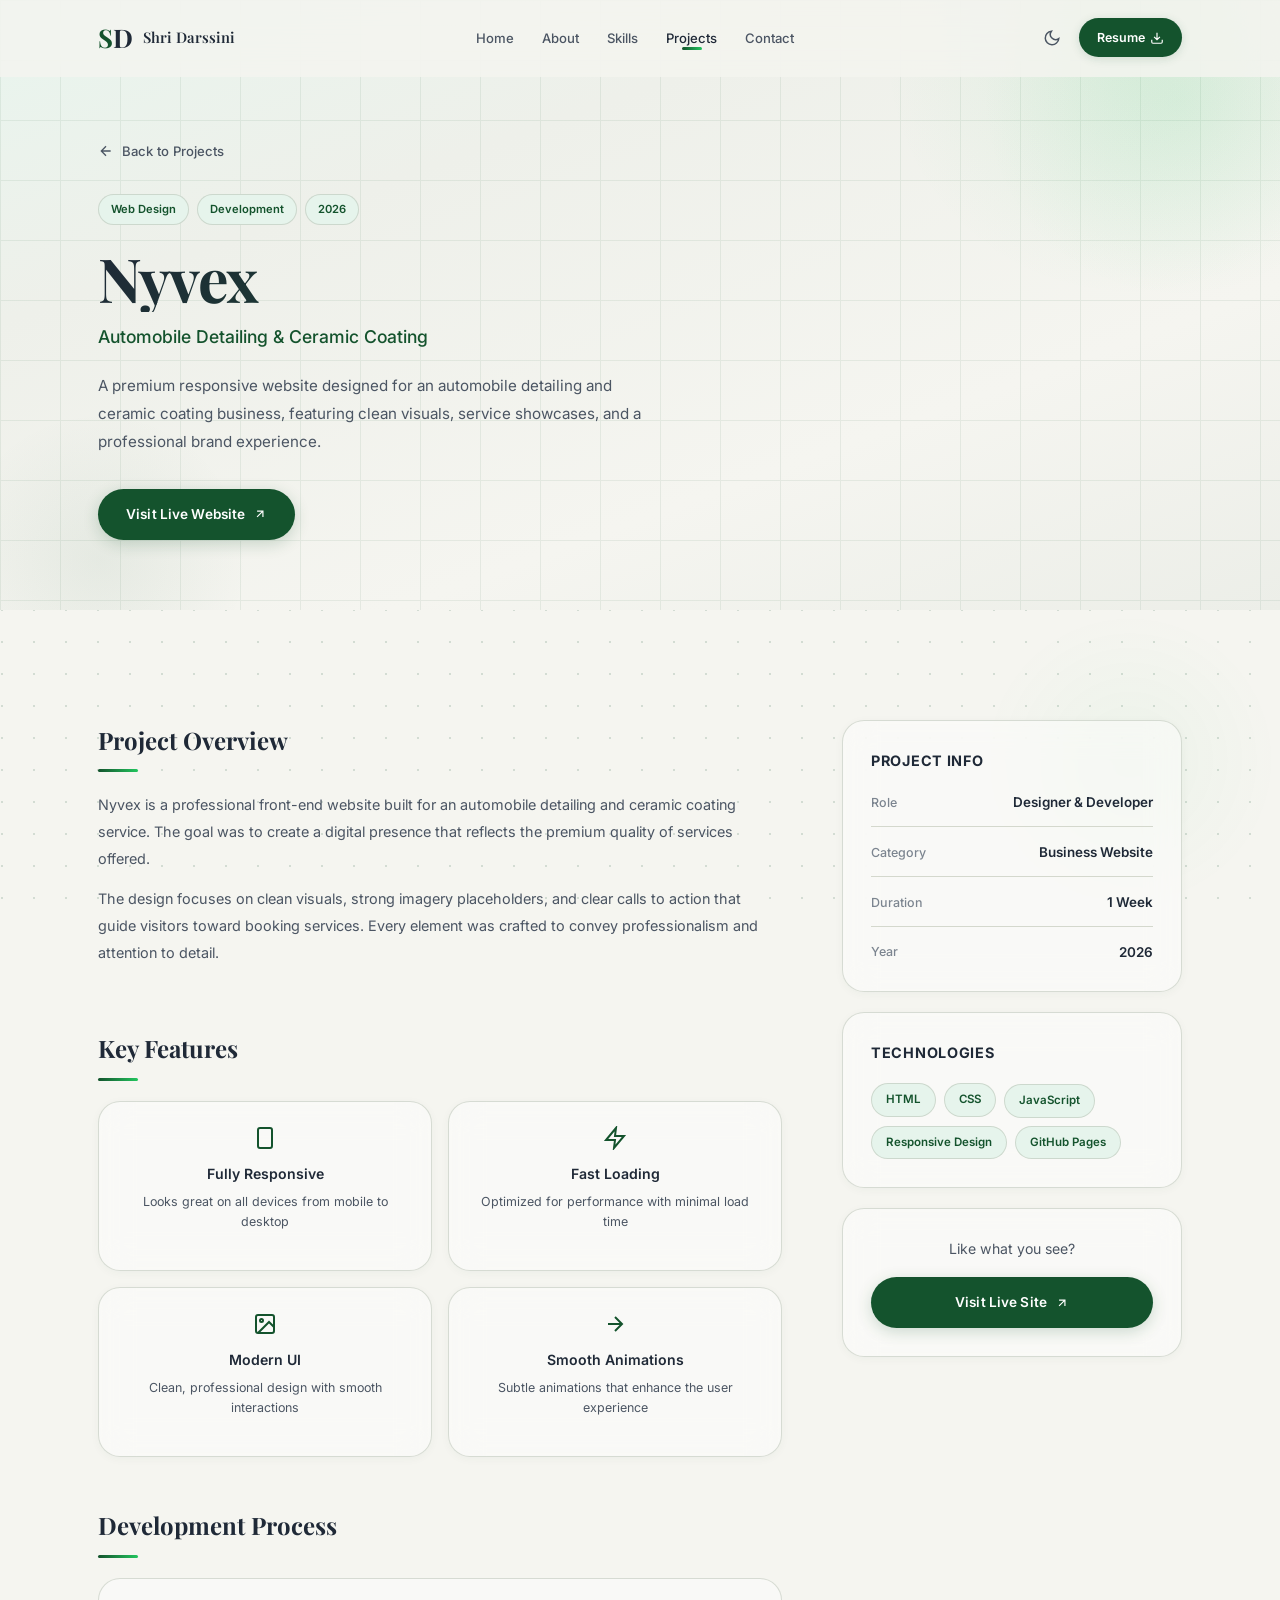
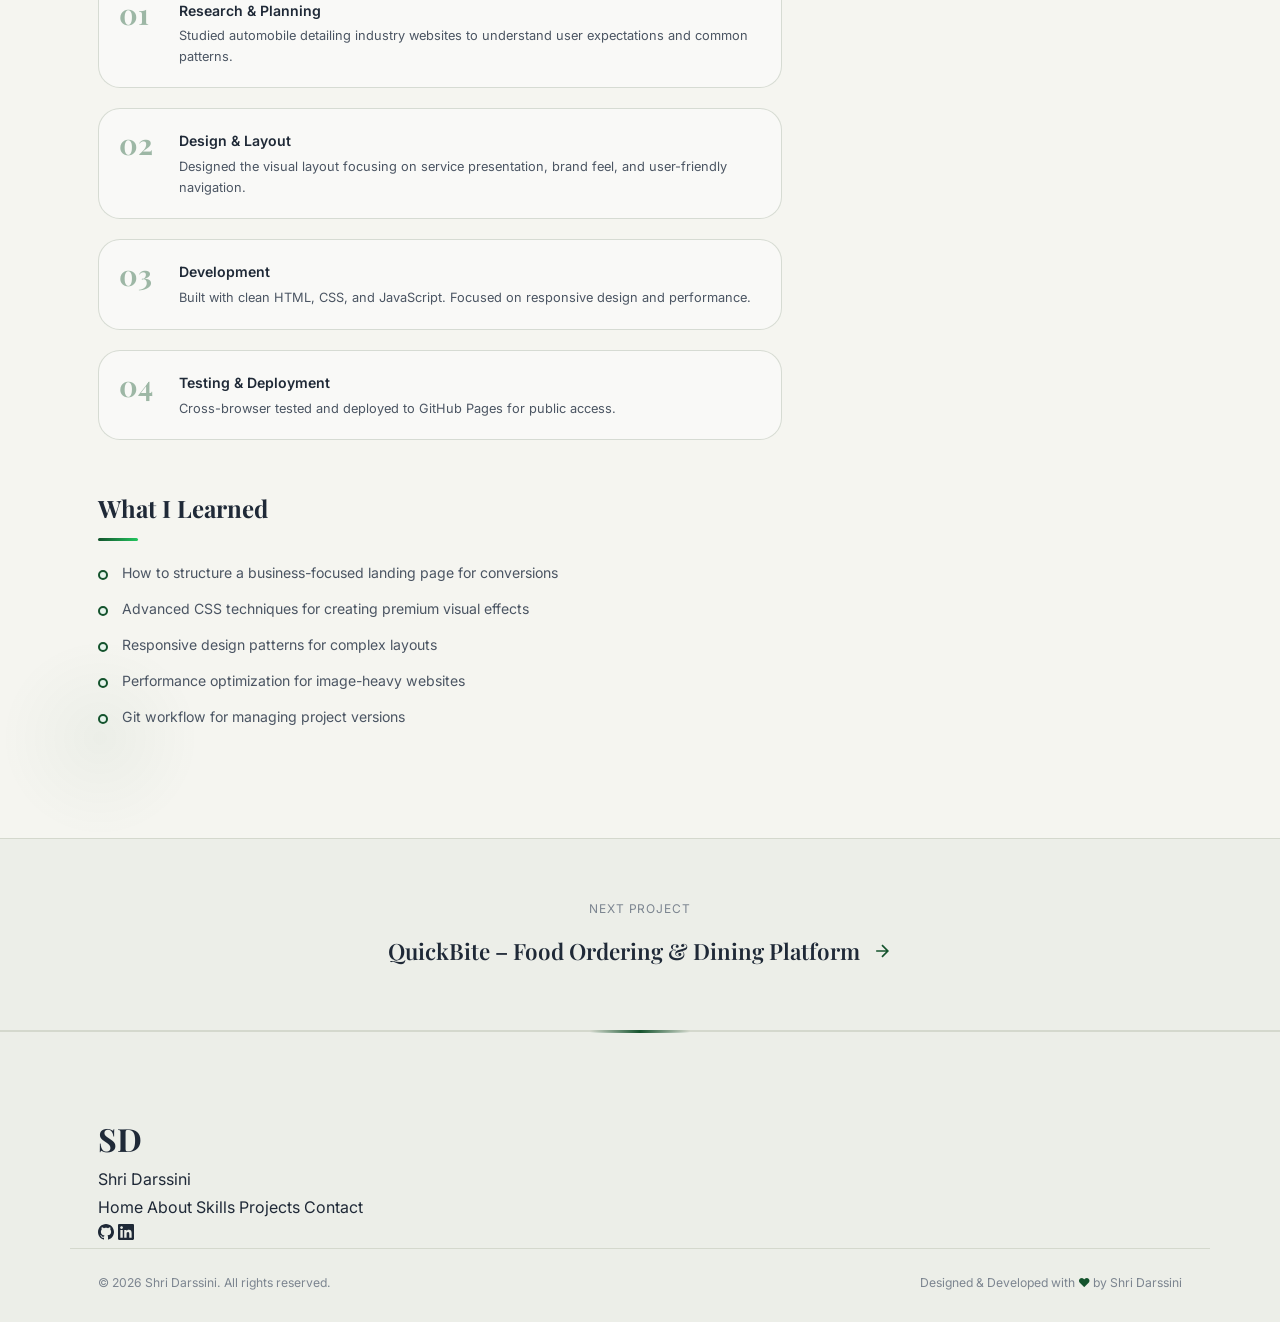
<file: project-nyvex.html>
﻿<!DOCTYPE html>
<html lang="en" data-theme="light">
<head>
    <meta charset="UTF-8">
    <meta name="viewport" content="width=device-width, initial-scale=1.0">
    <title>Nyvex – Case Study | Shri Darssini</title>
    <link rel="stylesheet" href="css/styles.css">
    <link rel="stylesheet" href="css/project-detail.css">
    <link rel="preconnect" href="https://fonts.googleapis.com">
    <link rel="preconnect" href="https://fonts.gstatic.com" crossorigin>
    <link href="https://fonts.googleapis.com/css2?family=Inter:wght@300;400;500;600;700;800&family=Playfair+Display:ital,wght@0,400;0,500;0,600;0,700;1,400;1,500&display=swap" rel="stylesheet">
</head>
<body>

    <!-- Navbar -->
    <nav class="navbar" id="navbar">
        <div class="nav-container">
            <div class="nav-brand">
                <a href="index.html" class="nav-logo"><span class="logo-s">S</span><span class="logo-d">D</span></a>
                <span class="nav-name">Shri Darssini</span>
            </div>
            <ul class="nav-menu" id="nav-menu">
                <li><a href="index.html" class="nav-link">Home</a></li>
                <li><a href="index.html#about" class="nav-link">About</a></li>
                <li><a href="index.html#skills" class="nav-link">Skills</a></li>
                <li><a href="index.html#projects" class="nav-link active">Projects</a></li>
                <li><a href="index.html#contact" class="nav-link">Contact</a></li>
            </ul>
            <div class="nav-actions">
                <button class="theme-toggle" id="theme-toggle" aria-label="Toggle theme">
                    <svg class="icon-sun" width="18" height="18" viewBox="0 0 24 24" fill="none" stroke="currentColor" stroke-width="2"><circle cx="12" cy="12" r="5"/><path d="M12 1v2M12 21v2M4.22 4.22l1.42 1.42M18.36 18.36l1.42 1.42M1 12h2M21 12h2M4.22 19.78l1.42-1.42M18.36 5.64l1.42-1.42"/></svg>
                    <svg class="icon-moon" width="18" height="18" viewBox="0 0 24 24" fill="none" stroke="currentColor" stroke-width="2"><path d="M21 12.79A9 9 0 1 1 11.21 3 7 7 0 0 0 21 12.79z"/></svg>
                </button>
                <a href="Resume.pdf" download class="nav-resume-btn">Resume <svg width="14" height="14" viewBox="0 0 24 24" fill="none" stroke="currentColor" stroke-width="2"><path d="M21 15v4a2 2 0 0 1-2 2H5a2 2 0 0 1-2-2v-4M7 10l5 5 5-5M12 15V3"/></svg></a>
                <button class="nav-toggle" id="nav-toggle" aria-label="Toggle menu">
                    <span></span><span></span><span></span>
                </button>
            </div>
        </div>
    </nav>

    <!-- Project Hero -->
    <section class="pd-hero">
        <div class="pd-hero-bg">
            <div class="shape shape-1"></div>
            <div class="shape shape-2"></div>
        </div>
        <div class="container">
            <a href="index.html#projects" class="pd-back-link">
                <svg width="16" height="16" viewBox="0 0 24 24" fill="none" stroke="currentColor" stroke-width="2"><path d="M19 12H5M12 19l-7-7 7-7"/></svg>
                Back to Projects
            </a>
            <div class="pd-hero-content">
                <div class="pd-hero-tags">
                    <span class="ptag">Web Design</span>
                    <span class="ptag">Development</span>
                    <span class="ptag">2026</span>
                </div>
                <h1 class="pd-hero-title">Nyvex</h1>
                <p class="pd-hero-subtitle">Automobile Detailing & Ceramic Coating</p>
                <p class="pd-hero-desc">A premium responsive website designed for an automobile detailing and ceramic coating business, featuring clean visuals, service showcases, and a professional brand experience.</p>
                <div class="pd-hero-btns">
                    <a href="https://shridarssini.github.io/Nyvex/" target="_blank" rel="noopener" class="btn btn-primary">Visit Live Website <svg width="14" height="14" viewBox="0 0 24 24" fill="none" stroke="currentColor" stroke-width="2"><path d="M7 17L17 7M17 17V7H7"/></svg></a>
                </div>
            </div>
        </div>
    </section>

    <!-- Project Info Grid -->
    <section class="section">
        <div class="container">
            <div class="pd-info-grid">
                <!-- Main Content -->
                <div class="pd-main">
                    <div class="pd-section">
                        <h2 class="pd-section-title">Project Overview</h2>
                        <p>Nyvex is a professional front-end website built for an automobile detailing and ceramic coating service. The goal was to create a digital presence that reflects the premium quality of services offered.</p>
                        <p>The design focuses on clean visuals, strong imagery placeholders, and clear calls to action that guide visitors toward booking services. Every element was crafted to convey professionalism and attention to detail.</p>
                    </div>

                    <div class="pd-section">
                        <h2 class="pd-section-title">Key Features</h2>
                        <div class="pd-features-grid">
                            <div class="pd-feature glass-card">
                                <span class="pd-feature-icon"><svg width="24" height="24" viewBox="0 0 24 24" fill="none" stroke="currentColor" stroke-width="2"><rect x="5" y="2" width="14" height="20" rx="2" ry="2"/><line x1="12" y1="18" x2="12.01" y2="18"/></svg></span>
                                <h4>Fully Responsive</h4>
                                <p>Looks great on all devices from mobile to desktop</p>
                            </div>
                            <div class="pd-feature glass-card">
                                <span class="pd-feature-icon"><svg width="24" height="24" viewBox="0 0 24 24" fill="none" stroke="currentColor" stroke-width="2"><polygon points="13 2 3 14 12 14 11 22 21 10 12 10 13 2"/></svg></span>
                                <h4>Fast Loading</h4>
                                <p>Optimized for performance with minimal load time</p>
                            </div>
                            <div class="pd-feature glass-card">
                                <span class="pd-feature-icon"><svg width="24" height="24" viewBox="0 0 24 24" fill="none" stroke="currentColor" stroke-width="2"><rect x="3" y="3" width="18" height="18" rx="2" ry="2"/><circle cx="8.5" cy="8.5" r="1.5"/><polyline points="21 15 16 10 5 21"/></svg></span>
                                <h4>Modern UI</h4>
                                <p>Clean, professional design with smooth interactions</p>
                            </div>
                            <div class="pd-feature glass-card">
                                <span class="pd-feature-icon"><svg width="24" height="24" viewBox="0 0 24 24" fill="none" stroke="currentColor" stroke-width="2"><path d="M5 12h14M12 5l7 7-7 7"/></svg></span>
                                <h4>Smooth Animations</h4>
                                <p>Subtle animations that enhance the user experience</p>
                            </div>
                        </div>
                    </div>

                    <div class="pd-section">
                        <h2 class="pd-section-title">Development Process</h2>
                        <div class="pd-process">
                            <div class="pd-process-step">
                                <span class="pd-step-num">01</span>
                                <div>
                                    <h4>Research & Planning</h4>
                                    <p>Studied automobile detailing industry websites to understand user expectations and common patterns.</p>
                                </div>
                            </div>
                            <div class="pd-process-step">
                                <span class="pd-step-num">02</span>
                                <div>
                                    <h4>Design & Layout</h4>
                                    <p>Designed the visual layout focusing on service presentation, brand feel, and user-friendly navigation.</p>
                                </div>
                            </div>
                            <div class="pd-process-step">
                                <span class="pd-step-num">03</span>
                                <div>
                                    <h4>Development</h4>
                                    <p>Built with clean HTML, CSS, and JavaScript. Focused on responsive design and performance.</p>
                                </div>
                            </div>
                            <div class="pd-process-step">
                                <span class="pd-step-num">04</span>
                                <div>
                                    <h4>Testing & Deployment</h4>
                                    <p>Cross-browser tested and deployed to GitHub Pages for public access.</p>
                                </div>
                            </div>
                        </div>
                    </div>

                    <div class="pd-section">
                        <h2 class="pd-section-title">What I Learned</h2>
                        <ul class="pd-learnings">
                            <li>How to structure a business-focused landing page for conversions</li>
                            <li>Advanced CSS techniques for creating premium visual effects</li>
                            <li>Responsive design patterns for complex layouts</li>
                            <li>Performance optimization for image-heavy websites</li>
                            <li>Git workflow for managing project versions</li>
                        </ul>
                    </div>
                </div>

                <!-- Sidebar -->
                <aside class="pd-sidebar">
                    <div class="pd-sidebar-card glass-card">
                        <h3>Project Info</h3>
                        <div class="pd-meta">
                            <div class="pd-meta-item">
                                <span class="pd-meta-label">Role</span>
                                <span class="pd-meta-value">Designer & Developer</span>
                            </div>
                            <div class="pd-meta-item">
                                <span class="pd-meta-label">Category</span>
                                <span class="pd-meta-value">Business Website</span>
                            </div>
                            <div class="pd-meta-item">
                                <span class="pd-meta-label">Duration</span>
                                <span class="pd-meta-value">1 Week</span>
                            </div>
                            <div class="pd-meta-item">
                                <span class="pd-meta-label">Year</span>
                                <span class="pd-meta-value">2026</span>
                            </div>
                        </div>
                    </div>

                    <div class="pd-sidebar-card glass-card">
                        <h3>Technologies</h3>
                        <div class="pd-tech-list">
                            <span class="pd-tech-tag">HTML</span>
                            <span class="pd-tech-tag">CSS</span>
                            <span class="pd-tech-tag">JavaScript</span>
                            <span class="pd-tech-tag">Responsive Design</span>
                            <span class="pd-tech-tag">GitHub Pages</span>
                        </div>
                    </div>

                    <div class="pd-sidebar-card glass-card pd-cta-card">
                        <p>Like what you see?</p>
                        <a href="https://shridarssini.github.io/Nyvex/" target="_blank" rel="noopener" class="btn btn-primary btn-full">Visit Live Site <svg width="14" height="14" viewBox="0 0 24 24" fill="none" stroke="currentColor" stroke-width="2"><path d="M7 17L17 7M17 17V7H7"/></svg></a>
                    </div>
                </aside>
            </div>
        </div>
    </section>

    <!-- Next Project -->
    <section class="pd-next section-alt">
        <div class="container">
            <p class="pd-next-label">Next Project</p>
            <a href="project-quickbite.html" class="pd-next-link">
                <h3>QuickBite – Food Ordering & Dining Platform</h3>
                <svg width="20" height="20" viewBox="0 0 24 24" fill="none" stroke="currentColor" stroke-width="2"><path d="M5 12h14M12 5l7 7-7 7"/></svg>
            </a>
        </div>
    </section>

    <!-- Footer -->
    <footer class="footer">
        <div class="container footer-grid">
            <div class="footer-brand"><span class="footer-logo">SD</span><p>Shri Darssini</p></div>
            <div class="footer-links">
                <a href="index.html">Home</a>
                <a href="index.html#about">About</a>
                <a href="index.html#skills">Skills</a>
                <a href="index.html#projects">Projects</a>
                <a href="index.html#contact">Contact</a>
            </div>
            <div class="footer-socials">
                <a href="https://github.com/shridarssini" target="_blank" rel="noopener"><svg width="16" height="16" viewBox="0 0 24 24" fill="currentColor"><path d="M12 0c-6.626 0-12 5.373-12 12 0 5.302 3.438 9.8 8.207 11.387.599.111.793-.261.793-.577v-2.234c-3.338.726-4.033-1.416-4.033-1.416-.546-1.387-1.333-1.756-1.333-1.756-1.089-.745.083-.729.083-.729 1.205.084 1.839 1.237 1.839 1.237 1.07 1.834 2.807 1.304 3.492.997.107-.775.418-1.305.762-1.604-2.665-.305-5.467-1.334-5.467-5.931 0-1.311.469-2.381 1.236-3.221-.124-.303-.535-1.524.117-3.176 0 0 1.008-.322 3.301 1.23.957-.266 1.983-.399 3.003-.404 1.02.005 2.047.138 3.006.404 2.291-1.552 3.297-1.23 3.297-1.23.653 1.653.242 2.874.118 3.176.77.84 1.235 1.911 1.235 3.221 0 4.609-2.807 5.624-5.479 5.921.43.372.823 1.102.823 2.222v3.293c0 .319.192.694.801.576 4.765-1.589 8.199-6.086 8.199-11.386 0-6.627-5.373-12-12-12z"/></svg></a>
                <a href="https://linkedin.com" target="_blank" rel="noopener"><svg width="16" height="16" viewBox="0 0 24 24" fill="currentColor"><path d="M20.447 20.452h-3.554v-5.569c0-1.328-.027-3.037-1.852-3.037-1.853 0-2.136 1.445-2.136 2.939v5.667H9.351V9h3.414v1.561h.046c.477-.9 1.637-1.85 3.37-1.85 3.601 0 4.267 2.37 4.267 5.455v6.286zM5.337 7.433c-1.144 0-2.063-.926-2.063-2.065 0-1.138.92-2.063 2.063-2.063 1.14 0 2.064.925 2.064 2.063 0 1.139-.925 2.065-2.064 2.065zm1.782 13.019H3.555V9h3.564v11.452zM22.225 0H1.771C.792 0 0 .774 0 1.729v20.542C0 23.227.792 24 1.771 24h20.451C23.2 24 24 23.227 24 22.271V1.729C24 .774 23.2 0 22.222 0h.003z"/></svg></a>
            </div>
        </div>
        <div class="container footer-bottom">
            <p>&copy; 2026 Shri Darssini. All rights reserved.</p>
            <p>Designed & Developed with <span class="heart">&hearts;</span> by Shri Darssini</p>
        </div>
    </footer>

    <script src="js/main.js"></script>
</body>
</html>
</file>
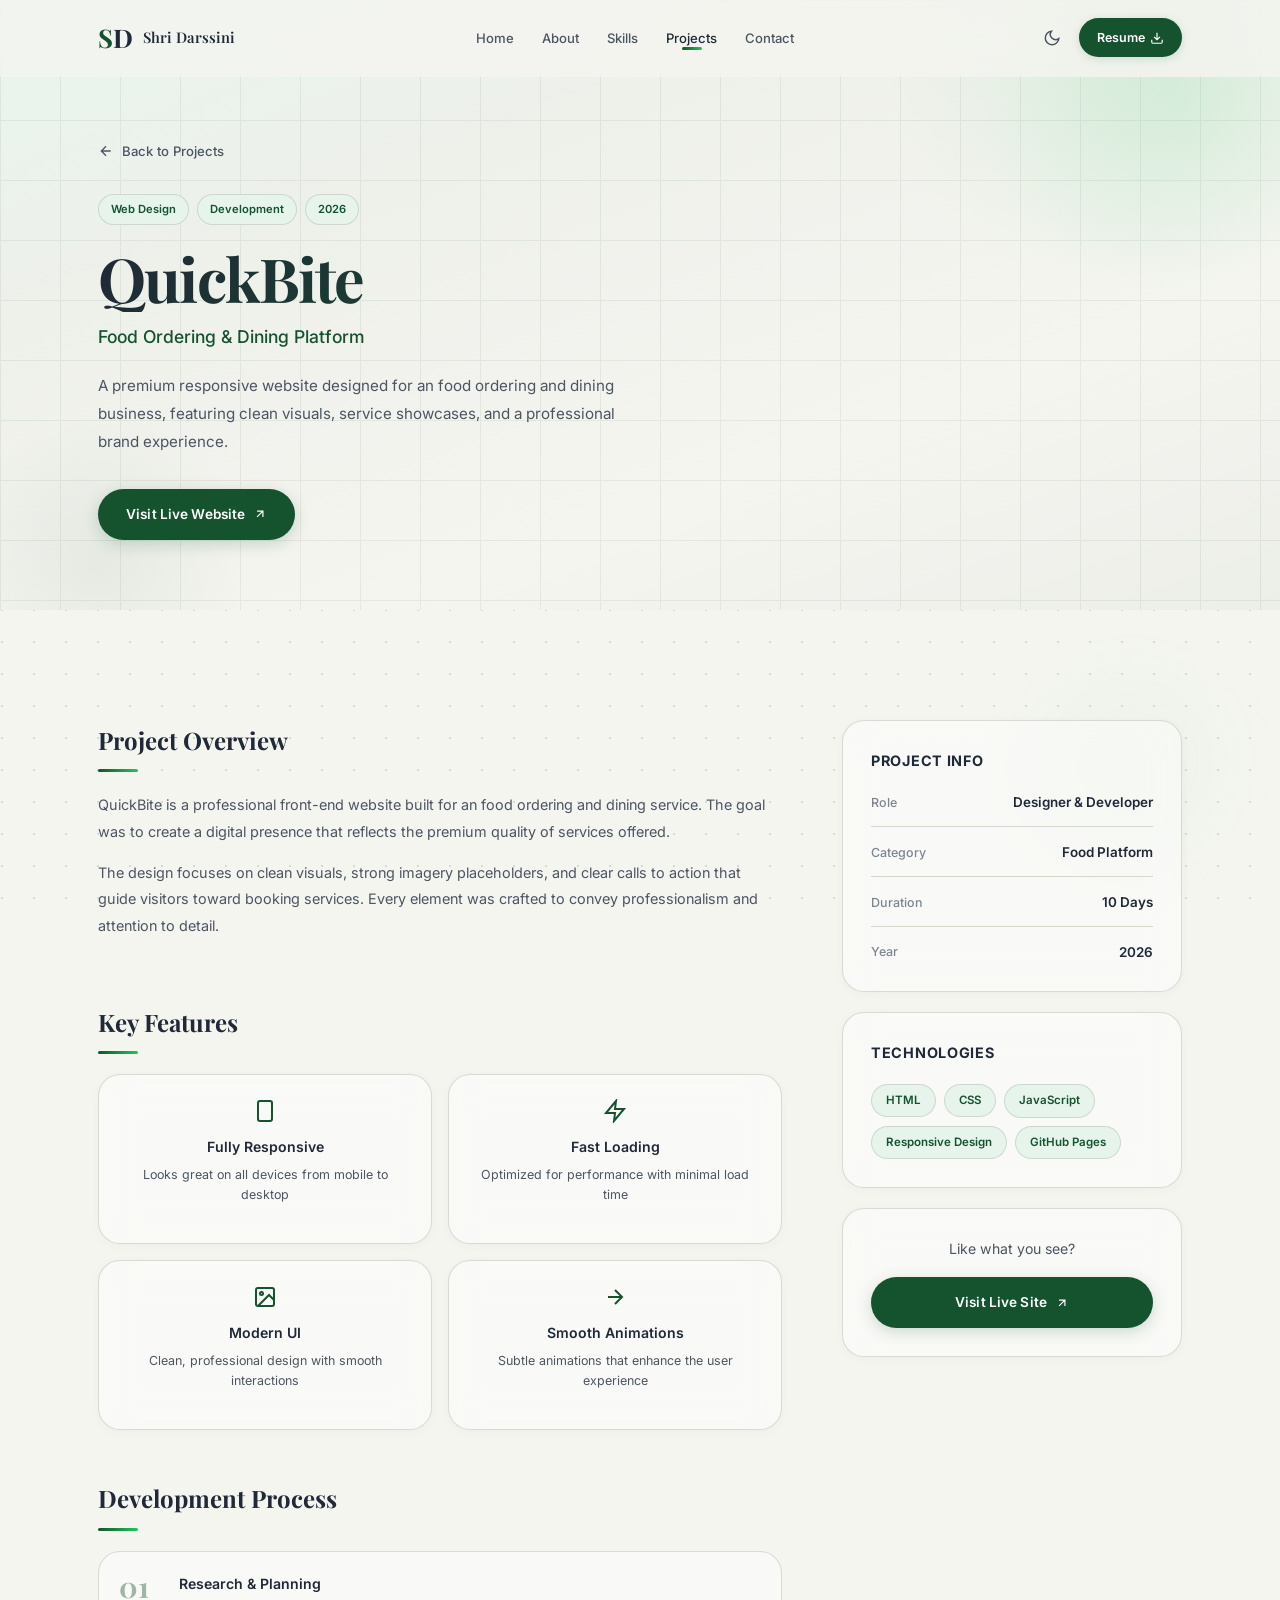
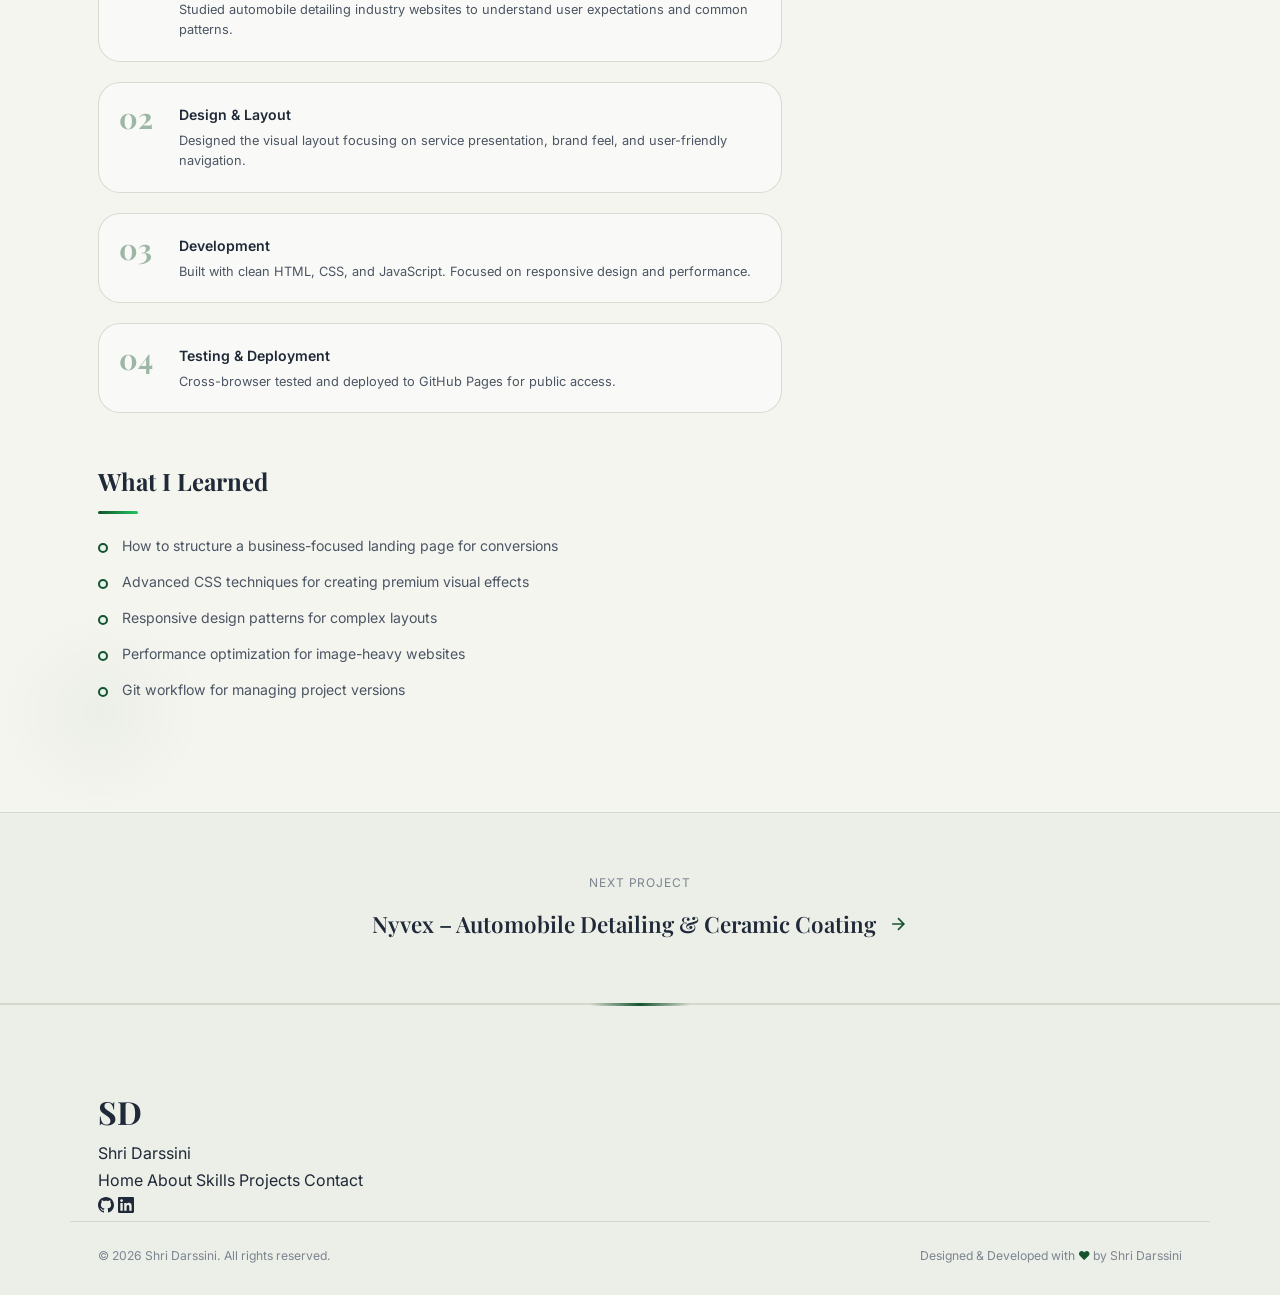
<file: project-quickbite.html>
﻿<!DOCTYPE html>
<html lang="en" data-theme="light">
<head>
    <meta charset="UTF-8">
    <meta name="viewport" content="width=device-width, initial-scale=1.0">
    <title>QuickBite – Case Study | Shri Darssini</title>
    <link rel="stylesheet" href="css/styles.css">
    <link rel="stylesheet" href="css/project-detail.css">
    <link rel="preconnect" href="https://fonts.googleapis.com">
    <link rel="preconnect" href="https://fonts.gstatic.com" crossorigin>
    <link href="https://fonts.googleapis.com/css2?family=Inter:wght@300;400;500;600;700;800&family=Playfair+Display:ital,wght@0,400;0,500;0,600;0,700;1,400;1,500&display=swap" rel="stylesheet">
</head>
<body>

    <!-- Navbar -->
    <nav class="navbar" id="navbar">
        <div class="nav-container">
            <div class="nav-brand">
                <a href="index.html" class="nav-logo"><span class="logo-s">S</span><span class="logo-d">D</span></a>
                <span class="nav-name">Shri Darssini</span>
            </div>
            <ul class="nav-menu" id="nav-menu">
                <li><a href="index.html" class="nav-link">Home</a></li>
                <li><a href="index.html#about" class="nav-link">About</a></li>
                <li><a href="index.html#skills" class="nav-link">Skills</a></li>
                <li><a href="index.html#projects" class="nav-link active">Projects</a></li>
                <li><a href="index.html#contact" class="nav-link">Contact</a></li>
            </ul>
            <div class="nav-actions">
                <button class="theme-toggle" id="theme-toggle" aria-label="Toggle theme">
                    <svg class="icon-sun" width="18" height="18" viewBox="0 0 24 24" fill="none" stroke="currentColor" stroke-width="2"><circle cx="12" cy="12" r="5"/><path d="M12 1v2M12 21v2M4.22 4.22l1.42 1.42M18.36 18.36l1.42 1.42M1 12h2M21 12h2M4.22 19.78l1.42-1.42M18.36 5.64l1.42-1.42"/></svg>
                    <svg class="icon-moon" width="18" height="18" viewBox="0 0 24 24" fill="none" stroke="currentColor" stroke-width="2"><path d="M21 12.79A9 9 0 1 1 11.21 3 7 7 0 0 0 21 12.79z"/></svg>
                </button>
                <a href="Resume.pdf" download class="nav-resume-btn">Resume <svg width="14" height="14" viewBox="0 0 24 24" fill="none" stroke="currentColor" stroke-width="2"><path d="M21 15v4a2 2 0 0 1-2 2H5a2 2 0 0 1-2-2v-4M7 10l5 5 5-5M12 15V3"/></svg></a>
                <button class="nav-toggle" id="nav-toggle" aria-label="Toggle menu">
                    <span></span><span></span><span></span>
                </button>
            </div>
        </div>
    </nav>

    <!-- Project Hero -->
    <section class="pd-hero">
        <div class="pd-hero-bg">
            <div class="shape shape-1"></div>
            <div class="shape shape-2"></div>
        </div>
        <div class="container">
            <a href="index.html#projects" class="pd-back-link">
                <svg width="16" height="16" viewBox="0 0 24 24" fill="none" stroke="currentColor" stroke-width="2"><path d="M19 12H5M12 19l-7-7 7-7"/></svg>
                Back to Projects
            </a>
            <div class="pd-hero-content">
                <div class="pd-hero-tags">
                    <span class="ptag">Web Design</span>
                    <span class="ptag">Development</span>
                    <span class="ptag">2026</span>
                </div>
                <h1 class="pd-hero-title">QuickBite</h1>
                <p class="pd-hero-subtitle">Food Ordering & Dining Platform</p>
                <p class="pd-hero-desc">A premium responsive website designed for an food ordering and dining business, featuring clean visuals, service showcases, and a professional brand experience.</p>
                <div class="pd-hero-btns">
                    <a href="https://shridarssini.github.io/QuickBite/" target="_blank" rel="noopener" class="btn btn-primary">Visit Live Website <svg width="14" height="14" viewBox="0 0 24 24" fill="none" stroke="currentColor" stroke-width="2"><path d="M7 17L17 7M17 17V7H7"/></svg></a>
                </div>
            </div>
        </div>
    </section>

    <!-- Project Info Grid -->
    <section class="section">
        <div class="container">
            <div class="pd-info-grid">
                <!-- Main Content -->
                <div class="pd-main">
                    <div class="pd-section">
                        <h2 class="pd-section-title">Project Overview</h2>
                        <p>QuickBite is a professional front-end website built for an food ordering and dining service. The goal was to create a digital presence that reflects the premium quality of services offered.</p>
                        <p>The design focuses on clean visuals, strong imagery placeholders, and clear calls to action that guide visitors toward booking services. Every element was crafted to convey professionalism and attention to detail.</p>
                    </div>

                    <div class="pd-section">
                        <h2 class="pd-section-title">Key Features</h2>
                        <div class="pd-features-grid">
                            <div class="pd-feature glass-card">
                                <span class="pd-feature-icon"><svg width="24" height="24" viewBox="0 0 24 24" fill="none" stroke="currentColor" stroke-width="2"><rect x="5" y="2" width="14" height="20" rx="2" ry="2"/><line x1="12" y1="18" x2="12.01" y2="18"/></svg></span>
                                <h4>Fully Responsive</h4>
                                <p>Looks great on all devices from mobile to desktop</p>
                            </div>
                            <div class="pd-feature glass-card">
                                <span class="pd-feature-icon"><svg width="24" height="24" viewBox="0 0 24 24" fill="none" stroke="currentColor" stroke-width="2"><polygon points="13 2 3 14 12 14 11 22 21 10 12 10 13 2"/></svg></span>
                                <h4>Fast Loading</h4>
                                <p>Optimized for performance with minimal load time</p>
                            </div>
                            <div class="pd-feature glass-card">
                                <span class="pd-feature-icon"><svg width="24" height="24" viewBox="0 0 24 24" fill="none" stroke="currentColor" stroke-width="2"><rect x="3" y="3" width="18" height="18" rx="2" ry="2"/><circle cx="8.5" cy="8.5" r="1.5"/><polyline points="21 15 16 10 5 21"/></svg></span>
                                <h4>Modern UI</h4>
                                <p>Clean, professional design with smooth interactions</p>
                            </div>
                            <div class="pd-feature glass-card">
                                <span class="pd-feature-icon"><svg width="24" height="24" viewBox="0 0 24 24" fill="none" stroke="currentColor" stroke-width="2"><path d="M5 12h14M12 5l7 7-7 7"/></svg></span>
                                <h4>Smooth Animations</h4>
                                <p>Subtle animations that enhance the user experience</p>
                            </div>
                        </div>
                    </div>

                    <div class="pd-section">
                        <h2 class="pd-section-title">Development Process</h2>
                        <div class="pd-process">
                            <div class="pd-process-step">
                                <span class="pd-step-num">01</span>
                                <div>
                                    <h4>Research & Planning</h4>
                                    <p>Studied automobile detailing industry websites to understand user expectations and common patterns.</p>
                                </div>
                            </div>
                            <div class="pd-process-step">
                                <span class="pd-step-num">02</span>
                                <div>
                                    <h4>Design & Layout</h4>
                                    <p>Designed the visual layout focusing on service presentation, brand feel, and user-friendly navigation.</p>
                                </div>
                            </div>
                            <div class="pd-process-step">
                                <span class="pd-step-num">03</span>
                                <div>
                                    <h4>Development</h4>
                                    <p>Built with clean HTML, CSS, and JavaScript. Focused on responsive design and performance.</p>
                                </div>
                            </div>
                            <div class="pd-process-step">
                                <span class="pd-step-num">04</span>
                                <div>
                                    <h4>Testing & Deployment</h4>
                                    <p>Cross-browser tested and deployed to GitHub Pages for public access.</p>
                                </div>
                            </div>
                        </div>
                    </div>

                    <div class="pd-section">
                        <h2 class="pd-section-title">What I Learned</h2>
                        <ul class="pd-learnings">
                            <li>How to structure a business-focused landing page for conversions</li>
                            <li>Advanced CSS techniques for creating premium visual effects</li>
                            <li>Responsive design patterns for complex layouts</li>
                            <li>Performance optimization for image-heavy websites</li>
                            <li>Git workflow for managing project versions</li>
                        </ul>
                    </div>
                </div>

                <!-- Sidebar -->
                <aside class="pd-sidebar">
                    <div class="pd-sidebar-card glass-card">
                        <h3>Project Info</h3>
                        <div class="pd-meta">
                            <div class="pd-meta-item">
                                <span class="pd-meta-label">Role</span>
                                <span class="pd-meta-value">Designer & Developer</span>
                            </div>
                            <div class="pd-meta-item">
                                <span class="pd-meta-label">Category</span>
                                <span class="pd-meta-value">Food Platform</span>
                            </div>
                            <div class="pd-meta-item">
                                <span class="pd-meta-label">Duration</span>
                                <span class="pd-meta-value">10 Days</span>
                            </div>
                            <div class="pd-meta-item">
                                <span class="pd-meta-label">Year</span>
                                <span class="pd-meta-value">2026</span>
                            </div>
                        </div>
                    </div>

                    <div class="pd-sidebar-card glass-card">
                        <h3>Technologies</h3>
                        <div class="pd-tech-list">
                            <span class="pd-tech-tag">HTML</span>
                            <span class="pd-tech-tag">CSS</span>
                            <span class="pd-tech-tag">JavaScript</span>
                            <span class="pd-tech-tag">Responsive Design</span>
                            <span class="pd-tech-tag">GitHub Pages</span>
                        </div>
                    </div>

                    <div class="pd-sidebar-card glass-card pd-cta-card">
                        <p>Like what you see?</p>
                        <a href="https://shridarssini.github.io/QuickBite/" target="_blank" rel="noopener" class="btn btn-primary btn-full">Visit Live Site <svg width="14" height="14" viewBox="0 0 24 24" fill="none" stroke="currentColor" stroke-width="2"><path d="M7 17L17 7M17 17V7H7"/></svg></a>
                    </div>
                </aside>
            </div>
        </div>
    </section>

    <!-- Next Project -->
    <section class="pd-next section-alt">
        <div class="container">
            <p class="pd-next-label">Next Project</p>
            <a href="project-nyvex.html" class="pd-next-link">
                <h3>Nyvex – Automobile Detailing & Ceramic Coating</h3>
                <svg width="20" height="20" viewBox="0 0 24 24" fill="none" stroke="currentColor" stroke-width="2"><path d="M5 12h14M12 5l7 7-7 7"/></svg>
            </a>
        </div>
    </section>

    <!-- Footer -->
    <footer class="footer">
        <div class="container footer-grid">
            <div class="footer-brand"><span class="footer-logo">SD</span><p>Shri Darssini</p></div>
            <div class="footer-links">
                <a href="index.html">Home</a>
                <a href="index.html#about">About</a>
                <a href="index.html#skills">Skills</a>
                <a href="index.html#projects">Projects</a>
                <a href="index.html#contact">Contact</a>
            </div>
            <div class="footer-socials">
                <a href="https://github.com/shridarssini" target="_blank" rel="noopener"><svg width="16" height="16" viewBox="0 0 24 24" fill="currentColor"><path d="M12 0c-6.626 0-12 5.373-12 12 0 5.302 3.438 9.8 8.207 11.387.599.111.793-.261.793-.577v-2.234c-3.338.726-4.033-1.416-4.033-1.416-.546-1.387-1.333-1.756-1.333-1.756-1.089-.745.083-.729.083-.729 1.205.084 1.839 1.237 1.839 1.237 1.07 1.834 2.807 1.304 3.492.997.107-.775.418-1.305.762-1.604-2.665-.305-5.467-1.334-5.467-5.931 0-1.311.469-2.381 1.236-3.221-.124-.303-.535-1.524.117-3.176 0 0 1.008-.322 3.301 1.23.957-.266 1.983-.399 3.003-.404 1.02.005 2.047.138 3.006.404 2.291-1.552 3.297-1.23 3.297-1.23.653 1.653.242 2.874.118 3.176.77.84 1.235 1.911 1.235 3.221 0 4.609-2.807 5.624-5.479 5.921.43.372.823 1.102.823 2.222v3.293c0 .319.192.694.801.576 4.765-1.589 8.199-6.086 8.199-11.386 0-6.627-5.373-12-12-12z"/></svg></a>
                <a href="https://linkedin.com" target="_blank" rel="noopener"><svg width="16" height="16" viewBox="0 0 24 24" fill="currentColor"><path d="M20.447 20.452h-3.554v-5.569c0-1.328-.027-3.037-1.852-3.037-1.853 0-2.136 1.445-2.136 2.939v5.667H9.351V9h3.414v1.561h.046c.477-.9 1.637-1.85 3.37-1.85 3.601 0 4.267 2.37 4.267 5.455v6.286zM5.337 7.433c-1.144 0-2.063-.926-2.063-2.065 0-1.138.92-2.063 2.063-2.063 1.14 0 2.064.925 2.064 2.063 0 1.139-.925 2.065-2.064 2.065zm1.782 13.019H3.555V9h3.564v11.452zM22.225 0H1.771C.792 0 0 .774 0 1.729v20.542C0 23.227.792 24 1.771 24h20.451C23.2 24 24 23.227 24 22.271V1.729C24 .774 23.2 0 22.222 0h.003z"/></svg></a>
            </div>
        </div>
        <div class="container footer-bottom">
            <p>&copy; 2026 Shri Darssini. All rights reserved.</p>
            <p>Designed & Developed with <span class="heart">&hearts;</span> by Shri Darssini</p>
        </div>
    </footer>

    <script src="js/main.js"></script>
</body>
</html>
</file>
<file: css/styles.css>
/* ===== Reset ===== */
*,*::before,*::after{margin:0;padding:0;box-sizing:border-box}

:root{
    --font: 'Inter', -apple-system, BlinkMacSystemFont, sans-serif;
    --font-display: 'Playfair Display', Georgia, serif;
    --radius: 14px;
    --radius-lg: 22px;
    --radius-xl: 30px;
    --transition: 0.35s cubic-bezier(0.4,0,0.2,1);
    --max-w: 1140px;
}

/* ===== LIGHT THEME ===== */
[data-theme="light"]{
    --bg: #F5F5F0;
    --bg-alt: #ECEEE8;
    --card: #FFFFFF;
    --text: #1F2937;
    --text-sec: #4B5563;
    --text-muted: #7c8590;
    --accent: #14532D;
    --accent-hover: #166534;
    --highlight: #22C55E;
    --border: #D4D8CD;
    --nav-bg: rgba(245,245,240,0.82);
    --chip-bg: #e6f4ec;
    --glass-bg: rgba(255,255,255,0.45);
    --glass-border: rgba(180,190,175,0.5);
    --glass-bg-strong: rgba(255,255,255,0.7);
    --shadow-sm: 0 2px 10px rgba(20,83,45,0.04);
    --shadow: 0 8px 32px rgba(20,83,45,0.07);
    --shadow-lg: 0 20px 60px rgba(20,83,45,0.12);
    --gradient: linear-gradient(135deg, #e6f4ec 0%, #eceee8 50%, #f5f5f0 100%);
    --hero-gradient: linear-gradient(160deg, #e8f5ee 0%, #eef0ea 30%, #f5f5f0 70%, #eceee8 100%);
}

/* ===== DARK THEME ===== */
[data-theme="dark"]{
    --bg: #0B1D16;
    --bg-alt: #0f2319;
    --card: #183024;
    --text: #F5F5F0;
    --text-sec: #A7B0AA;
    --text-muted: #5e7068;
    --accent: #4ADE80;
    --accent-hover: #22C55E;
    --highlight: #86EFAC;
    --border: #2C4438;
    --nav-bg: rgba(11,29,22,0.8);
    --chip-bg: rgba(74,222,128,0.1);
    --glass-bg: rgba(24,48,36,0.45);
    --glass-border: rgba(44,68,56,0.6);
    --glass-bg-strong: rgba(24,48,36,0.7);
    --shadow-sm: 0 2px 8px rgba(0,0,0,0.15);
    --shadow: 0 8px 32px rgba(0,0,0,0.2);
    --shadow-lg: 0 20px 60px rgba(0,0,0,0.35);
    --gradient: linear-gradient(135deg, #13271f 0%, #0f2319 50%, #0B1D16 100%);
    --hero-gradient: linear-gradient(160deg, #13271f 0%, #0f2319 40%, #0B1D16 100%);
}

html{scroll-behavior:smooth}
body{font-family:var(--font);background:var(--bg);color:var(--text);line-height:1.7;overflow-x:hidden;transition:background var(--transition),color var(--transition)}
body::before{
    content:'';position:fixed;top:0;left:0;width:100%;height:100%;
    background-image:radial-gradient(circle at 2px 2px, var(--accent) 1.5px, transparent 0);
    background-size:32px 32px;
    opacity:0.06;pointer-events:none;z-index:0;
}
[data-theme="light"] body::before{opacity:0.15}
a{text-decoration:none;color:inherit;transition:all var(--transition)}
ul{list-style:none}
img{max-width:100%;display:block}

.container{max-width:var(--max-w);margin:0 auto;padding:0 28px;position:relative;z-index:1}
.section{padding:110px 0;position:relative}
.section-alt{background:var(--bg-alt);border-top:1px solid var(--border);border-bottom:1px solid var(--border)}
.section::before{
    content:'';position:absolute;top:0;right:0;
    width:300px;height:300px;
    background:radial-gradient(circle,var(--highlight) 0%,transparent 70%);
    opacity:0.04;border-radius:50%;pointer-events:none;
}
.section::after{
    content:'';position:absolute;bottom:0;left:0;
    width:200px;height:200px;
    background:radial-gradient(circle,var(--accent) 0%,transparent 70%);
    opacity:0.04;border-radius:50%;pointer-events:none;
}

.section-title{
    font-family:var(--font-display);font-size:2.4rem;font-weight:700;
    margin-bottom:8px;letter-spacing:-0.02em;
    position:relative;display:inline-block;
}
.section-title::before{
    content:'';position:absolute;
    bottom:-4px;left:0;width:50px;height:4px;
    background:linear-gradient(90deg,var(--accent),var(--highlight));
    border-radius:2px;
}
.section-subtitle{color:var(--text-sec);font-size:0.92rem;margin-bottom:50px}

/* ===== GLASS CARD ===== */
.glass-card{
    background:var(--glass-bg);
    backdrop-filter:blur(16px);-webkit-backdrop-filter:blur(16px);
    border:1px solid var(--glass-border);
    border-radius:var(--radius-lg);
    box-shadow:var(--shadow-sm);
    transition:all var(--transition);
    position:relative;overflow:hidden;
}
.glass-card::before{
    content:'';position:absolute;top:0;left:0;right:0;height:1px;
    background:linear-gradient(90deg,transparent,var(--highlight),transparent);
    opacity:0;transition:opacity var(--transition);
}
.glass-card:hover{
    transform:translateY(-4px);
    box-shadow:var(--shadow);
    border-color:var(--highlight);
    background:var(--glass-bg-strong);
}
.glass-card:hover::before{opacity:1}

/* ===== BUTTONS ===== */
.btn{
    display:inline-flex;align-items:center;gap:8px;
    padding:14px 28px;border-radius:50px;
    font-weight:600;font-size:0.85rem;
    border:none;cursor:pointer;font-family:var(--font);
    transition:all var(--transition);
    letter-spacing:0.01em;
}
.btn-primary{
    background:var(--accent);color:#fff;
    box-shadow:0 4px 16px rgba(20,83,45,0.2);
}
[data-theme="dark"] .btn-primary{color:#0B1D16;box-shadow:0 4px 16px rgba(74,222,128,0.2)}
.btn-primary:hover{background:var(--accent-hover);transform:translateY(-2px);box-shadow:0 8px 28px rgba(34,197,94,0.3)}
.btn-outline{background:transparent;color:var(--text);border:2px solid var(--border)}
.btn-outline:hover{border-color:var(--accent);color:var(--accent);transform:translateY(-2px)}
.btn-full{width:100%;justify-content:center}

/* ===== NAVBAR ===== */
.navbar{
    position:fixed;top:0;left:0;width:100%;z-index:1000;
    padding:16px 0;
    background:var(--nav-bg);
    backdrop-filter:blur(24px);-webkit-backdrop-filter:blur(24px);
    border-bottom:1px solid transparent;
    transition:all var(--transition);
}
.navbar.scrolled{padding:10px 0;border-bottom-color:var(--glass-border);box-shadow:var(--shadow)}

.nav-container{max-width:var(--max-w);margin:0 auto;padding:0 28px;display:flex;align-items:center;justify-content:space-between}
.nav-brand{display:flex;align-items:center;gap:10px}
.nav-logo{font-family:var(--font-display);font-size:1.6rem;font-weight:700;display:flex}
.logo-s{color:var(--accent)}
.logo-d{color:var(--text)}
.nav-name{font-family:var(--font-display);font-size:0.92rem;font-weight:600;color:var(--text)}
.nav-center{display:flex;flex-direction:column;align-items:center;gap:6px}
.nav-menu{display:flex;gap:28px}
.nav-link{font-size:0.82rem;font-weight:500;color:var(--text-sec);transition:all var(--transition);position:relative}
.nav-link:hover,.nav-link.active{color:var(--text)}
.nav-link.active::after{content:'';position:absolute;bottom:-4px;left:50%;transform:translateX(-50%);width:20px;height:3px;background:linear-gradient(90deg,var(--accent),var(--highlight));border-radius:2px}
.nav-actions{display:flex;align-items:center;gap:10px}

.nav-resume-btn{
    font-size:0.78rem;font-weight:600;padding:9px 18px;
    background:var(--accent);color:#fff;border-radius:50px;
    display:inline-flex;align-items:center;gap:5px;transition:all var(--transition);
    box-shadow:0 2px 10px rgba(20,83,45,0.15);
}
[data-theme="dark"] .nav-resume-btn{color:#0B1D16;box-shadow:0 2px 10px rgba(74,222,128,0.15)}
.nav-resume-btn:hover{background:var(--accent-hover);transform:translateY(-1px);box-shadow:0 4px 16px rgba(34,197,94,0.25)}

.theme-toggle{background:none;border:none;cursor:pointer;padding:8px;color:var(--text-sec);display:flex;border-radius:50%;transition:all var(--transition)}
.theme-toggle:hover{color:var(--accent);background:var(--chip-bg);transform:rotate(20deg)}
[data-theme="dark"] .icon-sun{display:block}[data-theme="dark"] .icon-moon{display:none}
[data-theme="light"] .icon-sun{display:none}[data-theme="light"] .icon-moon{display:block}

.nav-toggle{display:none;flex-direction:column;gap:5px;background:none;border:none;cursor:pointer;padding:8px;border-radius:8px;transition:all var(--transition)}
.nav-toggle:hover{background:var(--chip-bg)}
.nav-toggle span{width:22px;height:2px;background:var(--text);transition:all var(--transition);border-radius:2px;display:block}
.nav-toggle.active span:nth-child(1){transform:rotate(45deg) translate(5px,5px)}
.nav-toggle.active span:nth-child(2){opacity:0}
.nav-toggle.active span:nth-child(3){transform:rotate(-45deg) translate(5px,-5px)}

/* ===== HERO ===== */
.hero{padding:140px 0 80px;position:relative;overflow:hidden;background:var(--hero-gradient)}
.hero::after{
    content:'';position:absolute;top:0;left:0;width:100%;height:100%;
    background-image:
        linear-gradient(var(--accent) 1px, transparent 1px),
        linear-gradient(90deg, var(--accent) 1px, transparent 1px);
    background-size:60px 60px;
    opacity:0.04;pointer-events:none;z-index:0;
}
[data-theme="light"] .hero::after{opacity:0.07}

.hero-bg-shapes{position:absolute;top:0;left:0;width:100%;height:100%;pointer-events:none;z-index:0}
.shape{position:absolute;border-radius:50%}
.shape-1{width:500px;height:500px;background:radial-gradient(circle,var(--highlight) 0%,transparent 70%);top:-150px;right:-150px;opacity:0.12;animation:float 8s ease-in-out infinite}
.shape-2{width:350px;height:350px;background:radial-gradient(circle,var(--accent) 0%,transparent 70%);bottom:-100px;left:-100px;opacity:0.08;animation:float 10s ease-in-out infinite reverse}
.shape-3{width:200px;height:200px;background:radial-gradient(circle,var(--highlight) 0%,transparent 70%);top:40%;left:40%;opacity:0.06;animation:float 6s ease-in-out infinite}

@keyframes float{0%,100%{transform:translateY(0) scale(1)}50%{transform:translateY(-20px) scale(1.05)}}

.hero-grid{display:grid;grid-template-columns:1.1fr 0.9fr;gap:60px;align-items:center;position:relative;z-index:1}
.hero-content{max-width:540px}
.hero-badge{
    display:inline-flex;align-items:center;gap:8px;
    padding:10px 20px;font-size:0.8rem;color:var(--text-sec);
    margin-bottom:24px;border-radius:50px;
    font-weight:500;
    animation:slideDown 0.8s ease forwards;
}
@keyframes slideDown{from{opacity:0;transform:translateY(-10px)}to{opacity:1;transform:translateY(0)}}
.hero-greeting{font-size:1rem;color:var(--text-sec);margin-bottom:6px;font-weight:400}
.hero-name{
    font-family:var(--font-display);font-size:clamp(2.8rem,5.5vw,4rem);
    font-weight:700;line-height:1.08;margin-bottom:14px;
    letter-spacing:-0.03em;
    background:linear-gradient(135deg, var(--text) 0%, var(--accent) 100%);
    -webkit-background-clip:text;-webkit-text-fill-color:transparent;
    background-clip:text;
}
.hero-title{font-size:1.1rem;color:var(--accent);font-weight:600;margin-bottom:20px}
.hero-desc{font-size:0.95rem;color:var(--text-sec);line-height:1.85;margin-bottom:34px;max-width:450px}
.hero-btns{display:flex;gap:12px;flex-wrap:wrap;margin-bottom:36px}
.hero-socials{display:flex;gap:16px;align-items:center}
.hero-socials a{
    color:var(--text-muted);transition:all var(--transition);
    width:38px;height:38px;border-radius:50%;
    display:flex;align-items:center;justify-content:center;
    border:1px solid var(--border);
}
.hero-socials a:hover{color:var(--accent);border-color:var(--accent);background:var(--chip-bg);transform:translateY(-2px)}

.hero-photo-wrap{
    width:300px;height:300px;
    border-radius:50%;
    border:3px solid var(--glass-border);
    box-shadow:var(--shadow-lg);
    position:relative;
    z-index:1;
    overflow:hidden;
}
.hero-photo{
    width:100%;height:100%;
    object-fit:cover;
    object-position:center top;
    transform:scale(1.1);
    transform-origin:center 30%;
}
.hero-image{
    display:flex;justify-content:center;align-items:center;
    position:relative;
}
.hero-image::before{
    content:'';position:absolute;
    width:320px;height:320px;
    border:2px solid var(--accent);
    border-radius:50%;
    top:50%;left:50%;transform:translate(-50%,-50%);
    z-index:0;opacity:0.3;
}
.hero-image::after{
    content:'';position:absolute;
    width:80px;height:80px;
    background-image:radial-gradient(circle,var(--accent) 2px,transparent 2px);
    background-size:14px 14px;
    top:-10px;right:20px;
    opacity:0.35;z-index:0;
}
.hero-img-accent{
    position:absolute;
    bottom:-15px;left:calc(50% - 160px);
    width:60px;height:60px;
    border-radius:50%;
    background:linear-gradient(135deg,var(--accent),var(--highlight));
    opacity:0.2;z-index:0;
    animation:float 6s ease-in-out infinite;
}

/* Hero Decorative Elements */
.hero-decor{position:relative;width:320px;height:380px}
.decor-ring{
    position:absolute;top:50%;left:50%;transform:translate(-50%,-50%);
    width:280px;height:280px;border-radius:50%;
    border:2px dashed var(--border);
    animation:spinSlow 30s linear infinite;
}
.decor-ring::before{
    content:'';position:absolute;top:-6px;left:50%;
    width:12px;height:12px;border-radius:50%;
    background:var(--accent);transform:translateX(-50%);
}
.decor-dots{
    position:absolute;top:20px;right:20px;
    width:80px;height:80px;
    background-image:radial-gradient(circle,var(--accent) 2px,transparent 2px);
    background-size:12px 12px;
    opacity:0.3;
}
.decor-line{
    position:absolute;bottom:40px;left:10px;
    width:60px;height:3px;
    background:linear-gradient(90deg,var(--accent),transparent);
    border-radius:2px;
}
@keyframes spinSlow{from{transform:translate(-50%,-50%) rotate(0deg)}to{transform:translate(-50%,-50%) rotate(360deg)}}

/* Stats */
.stats-strip{display:grid;grid-template-columns:repeat(4,1fr);gap:16px;position:relative;z-index:10;max-width:900px;margin-left:auto;margin-right:auto;transform:translateY(-50%)}
.stat-item{display:flex;align-items:center;gap:14px;padding:22px 20px;position:relative;overflow:hidden}
.stat-item::after{
    content:'';position:absolute;bottom:0;left:20px;right:20px;height:2px;
    background:linear-gradient(90deg,transparent,var(--accent),transparent);
    opacity:0;transition:opacity var(--transition);
}
.stat-item:hover::after{opacity:0.5}
.stat-icon{width:44px;height:44px;display:flex;align-items:center;justify-content:center;background:var(--chip-bg);border-radius:12px;color:var(--accent);flex-shrink:0}
.stat-number{display:block;font-weight:700;font-size:0.95rem;color:var(--text)}
.stat-label{font-size:0.7rem;color:var(--text-muted);letter-spacing:0.02em}

/* ===== ABOUT ===== */
.about-grid{display:grid;grid-template-columns:1fr 1.2fr;gap:48px;align-items:center;margin-bottom:70px}
.about-image{
    width:100%;max-width:350px;aspect-ratio:4/5;
    border:2px solid var(--glass-border);border-radius:var(--radius-xl);
    position:relative;overflow:hidden;
    box-shadow:var(--shadow-lg);
}
.about-image::before{
    content:'';position:absolute;
    inset:-10px;
    border:2px dashed var(--accent);
    border-radius:var(--radius-xl);
    opacity:0.25;z-index:-1;
}
.about-image::after{
    content:'';position:absolute;
    bottom:-14px;right:-14px;
    width:80px;height:80px;
    background-image:radial-gradient(circle,var(--highlight) 2px,transparent 2px);
    background-size:12px 12px;
    opacity:0.2;z-index:-1;
}
.about-photo{width:100%;height:100%;object-fit:cover;object-position:center top;border-radius:inherit}
.about-image::after{
    content:'';position:absolute;inset:0;
    border-radius:inherit;
    background:linear-gradient(to bottom, transparent 60%, var(--bg) 100%);
    opacity:0.3;
}
.about-content p{color:var(--text-sec);font-size:0.92rem;margin-bottom:16px;line-height:1.85}
.about-signature{font-family:var(--font-display);font-size:1.6rem;color:var(--text);margin-top:24px;font-style:italic}

/* Education & Info */
.about-info-section{margin-top:20px}
.about-info-grid{display:grid;grid-template-columns:1fr 1fr;gap:20px}
.about-info-block{padding:32px}
.info-block-header{display:flex;align-items:center;gap:12px;margin-bottom:18px;color:var(--accent)}
.info-block-header h3{font-size:1rem;font-weight:600;color:var(--text)}
.info-block-title{font-size:0.9rem;font-weight:600;color:var(--text);margin-bottom:4px}
.info-block-sub{font-size:0.82rem;color:var(--accent);font-weight:500;margin-bottom:10px}
.info-block-desc{font-size:0.82rem;color:var(--text-sec);line-height:1.7}

.personal-info-list{display:flex;flex-direction:column;gap:14px}
.pinfo-row{display:flex;align-items:center;gap:12px;font-size:0.84rem}
.pinfo-icon{width:28px;display:flex;align-items:center;justify-content:center;color:var(--accent);flex-shrink:0}
.pinfo-label{color:var(--text-muted);min-width:72px;font-size:0.75rem;text-transform:uppercase;letter-spacing:0.04em}
.pinfo-value{color:var(--text);font-weight:500}

/* ===== SKILLS ===== */
.skills-container{padding:36px;border-radius:var(--radius-xl)}
.skills-container:hover{transform:none}
.skills-category{margin-bottom:28px}
.skills-category:last-child{margin-bottom:0}
.skills-cat-title{
    font-size:0.78rem;font-weight:700;color:var(--accent);
    margin-bottom:14px;text-transform:uppercase;letter-spacing:0.08em;
}

.skills-chips{display:flex;flex-wrap:wrap;gap:10px}
.skill-chip{
    display:flex;align-items:center;gap:10px;
    padding:10px 16px;font-size:0.82rem;font-weight:500;color:var(--text);
    background:var(--bg-alt);border:1px solid var(--border);border-radius:var(--radius);
    transition:all var(--transition);
}
.skill-chip:hover{border-color:var(--accent);transform:translateY(-2px);box-shadow:var(--shadow-sm)}
.chip-icon{
    width:34px;height:34px;border-radius:8px;
    display:flex;align-items:center;justify-content:center;
    font-size:0.68rem;font-weight:800;
    background:var(--chip-bg);color:var(--accent);
    border:1px solid var(--glass-border);
}

.soft-chip{
    padding:10px 20px;
    background:var(--glass-bg);backdrop-filter:blur(8px);
    border:1px solid var(--glass-border);border-radius:50px;
    font-size:0.8rem;font-weight:500;color:var(--text);
    transition:all var(--transition);
}
.soft-chip:hover{border-color:var(--accent);color:var(--accent);background:var(--chip-bg);transform:translateY(-2px)}

/* Skill Progress */
.skills-layout{display:grid;grid-template-columns:1fr;gap:0}
.skills-soft-section{margin-top:12px;padding-top:28px;border-top:1px solid var(--border)}
.skill-progress-section{
    margin-top:50px;padding:40px;
    background:var(--glass-bg-strong);border:1px solid var(--glass-border);
    border-radius:var(--radius-xl);backdrop-filter:blur(12px);
    position:relative;overflow:hidden;
}
.skill-progress-section::before{
    content:'';position:absolute;top:-1px;left:0;right:0;height:3px;
    background:linear-gradient(90deg,var(--accent),var(--highlight),var(--accent));
    border-radius:2px 2px 0 0;
}
.skill-progress-grid{display:grid;grid-template-columns:1fr 1fr;gap:24px 60px}
.skill-progress-item{margin-bottom:0}
.progress-header{display:flex;justify-content:space-between;font-size:0.84rem;font-weight:600;margin-bottom:10px;color:var(--text)}
.progress-bar{height:8px;background:var(--bg-alt);border-radius:4px;overflow:hidden;border:1px solid var(--border)}
.progress-fill{
    height:100%;
    background:linear-gradient(90deg, var(--accent) 0%, var(--highlight) 100%);
    border-radius:4px;width:0;
    transition:width 1.4s cubic-bezier(0.4,0,0.2,1);
    box-shadow:0 0 8px rgba(34,197,94,0.3);
}
.progress-fill.animated{width:var(--w)}

/* ===== EXPERIENCE ===== */
.experience-card{padding:36px;border-radius:var(--radius-xl)}
.experience-card:hover{transform:none}
.exp-header{display:flex;justify-content:space-between;align-items:flex-start;margin-bottom:24px;flex-wrap:wrap;gap:12px}
.exp-company h3{font-family:var(--font-display);font-size:1.3rem;font-weight:700;color:var(--text);margin-bottom:4px}
.exp-role{font-size:0.9rem;color:var(--accent);font-weight:600}
.exp-duration{font-size:0.82rem;color:var(--text-muted);font-weight:500;background:var(--chip-bg);padding:6px 14px;border-radius:50px}
.exp-body p{font-size:0.9rem;color:var(--text-sec);line-height:1.8;margin-bottom:24px}
.exp-highlights{margin-bottom:24px}
.exp-highlights h4,.exp-projects h4,.exp-skills-used h4{font-size:0.8rem;font-weight:700;text-transform:uppercase;letter-spacing:0.06em;color:var(--text);margin-bottom:12px}
.exp-highlights ul{list-style:none;display:flex;flex-direction:column;gap:10px}
.exp-highlights ul li{
    font-size:0.88rem;color:var(--text-sec);line-height:1.7;
    padding-left:20px;position:relative;
}
.exp-highlights ul li::before{
    content:'';position:absolute;left:0;top:10px;
    width:8px;height:8px;border-radius:50%;
    background:var(--chip-bg);border:2px solid var(--accent);
}
.exp-projects{margin-bottom:24px}
.exp-project-list{display:flex;flex-wrap:wrap;gap:10px}
.exp-project-tag{
    font-size:0.8rem;padding:10px 18px;
    background:var(--bg-alt);border:1px solid var(--border);
    border-radius:var(--radius);color:var(--text);font-weight:500;
    transition:all var(--transition);
}
.exp-project-tag:hover{border-color:var(--accent);color:var(--accent);transform:translateY(-2px)}
.exp-skills-used{margin-top:4px}
.exp-skill-tags{display:flex;flex-wrap:wrap;gap:8px}
.exp-skill-tags span{
    font-size:0.75rem;padding:6px 14px;
    background:var(--chip-bg);color:var(--accent);
    border-radius:50px;font-weight:600;
}

/* Certifications */
.certifications-section{margin-top:60px}
.cert-heading{font-family:var(--font-display);font-size:1.4rem;font-weight:700;margin-bottom:24px;color:var(--text)}
.cert-grid{display:grid;grid-template-columns:repeat(3,1fr);gap:16px}
.cert-card{display:flex;align-items:center;gap:16px;padding:20px 24px;text-decoration:none;cursor:pointer}
.cert-card:hover{transform:translateY(-2px)}
.cert-icon{width:44px;height:44px;background:var(--chip-bg);border-radius:12px;display:flex;align-items:center;justify-content:center;color:var(--accent);flex-shrink:0}
.cert-info h4{font-size:0.88rem;font-weight:600;color:var(--text);margin-bottom:2px}
.cert-info p{font-size:0.78rem;color:var(--text-muted)}

/* ===== PROJECTS ===== */
.projects-grid{display:grid;grid-template-columns:repeat(2,1fr);gap:24px;margin-bottom:40px}
.project-card{overflow:hidden;border-radius:var(--radius-xl);position:relative}
.project-card::after{
    content:'';position:absolute;top:0;right:0;
    width:80px;height:80px;
    background:radial-gradient(circle,var(--highlight) 0%,transparent 70%);
    opacity:0;transition:opacity 0.4s;pointer-events:none;
}
.project-card:hover::after{opacity:0.15}
.project-card-img{
    height:220px;
    background:var(--gradient);
    display:flex;align-items:center;justify-content:center;
    color:var(--text-muted);font-size:0.88rem;
    position:relative;overflow:hidden;
    border-bottom:1px solid var(--border);
}
.project-card-img img{width:100%;height:100%;object-fit:cover;object-position:center bottom}
.project-card-img::after{
    content:'';position:absolute;inset:0;
    background:linear-gradient(to top, var(--glass-bg-strong) 0%, transparent 50%);
}
.project-card-body{padding:28px}
.project-tags{display:flex;gap:8px;margin-bottom:14px;flex-wrap:wrap}
.ptag{
    font-size:0.7rem;padding:5px 12px;
    background:var(--chip-bg);color:var(--accent);
    border-radius:20px;font-weight:600;
    border:1px solid var(--glass-border);
}
.project-card-body h3{font-size:1rem;font-weight:600;margin-bottom:10px;color:var(--text);line-height:1.4}
.project-card-body p{font-size:0.82rem;color:var(--text-sec);margin-bottom:14px;line-height:1.7}

.project-features{display:flex;flex-wrap:wrap;gap:12px;margin-bottom:20px}
.project-features span{font-size:0.74rem;color:var(--accent);font-weight:600;letter-spacing:0.01em}

.project-card-btns{display:flex;gap:10px}
.btn-card{
    padding:10px 18px;border-radius:50px;
    font-size:0.75rem;font-weight:600;
    border:1.5px solid var(--border);
    color:var(--text);display:inline-flex;align-items:center;gap:5px;
    transition:all var(--transition);
}
.btn-card:hover{border-color:var(--accent);color:var(--accent);transform:translateY(-2px)}
.btn-card-primary{background:var(--accent);color:#fff;border-color:var(--accent)}
[data-theme="dark"] .btn-card-primary{color:#0B1D16}
.btn-card-primary:hover{background:var(--accent-hover);transform:translateY(-2px);box-shadow:0 4px 12px rgba(34,197,94,0.2)}

.projects-more{text-align:center;margin-top:8px}
.btn-more{
    display:inline-flex;align-items:center;gap:8px;
    padding:14px 32px;border:2px solid var(--accent);
    border-radius:50px;color:var(--accent);font-size:0.85rem;font-weight:600;
    transition:all var(--transition);
}
.btn-more:hover{background:var(--accent);color:#fff;transform:translateY(-2px);box-shadow:0 6px 20px rgba(34,197,94,0.2)}
[data-theme="dark"] .btn-more:hover{color:#0B1D16}

/* ===== RESUME ===== */
.resume-block{display:flex;align-items:center;gap:44px;padding:44px;max-width:680px;margin:0 auto;border-radius:var(--radius-xl)}
.resume-icon-wrap{
    width:110px;height:110px;
    background:var(--chip-bg);border-radius:50%;
    display:flex;align-items:center;justify-content:center;
    color:var(--accent);flex-shrink:0;
    border:2px solid var(--glass-border);
}
.resume-text h3{font-family:var(--font-display);font-size:1.3rem;font-weight:700;margin-bottom:4px}
.resume-role{color:var(--accent);font-size:0.88rem;font-weight:600;margin-bottom:12px;display:block}
.resume-text p{color:var(--text-sec);font-size:0.88rem;margin-bottom:6px}
.resume-desc{margin-bottom:20px!important;line-height:1.7}
.resume-note{font-size:0.76rem;color:var(--text-muted);margin-top:12px}

/* ===== CONTACT ===== */
.contact-grid{display:grid;grid-template-columns:0.85fr 1.15fr;gap:32px;align-items:start}
.contact-info{display:flex;flex-direction:column;gap:14px}
.contact-row{display:flex;align-items:center;gap:16px;padding:20px 22px}
.contact-icon{
    width:44px;height:44px;
    background:var(--chip-bg);border-radius:12px;
    display:flex;align-items:center;justify-content:center;
    color:var(--accent);flex-shrink:0;
    border:1px solid var(--glass-border);
}
.contact-label{display:block;font-size:0.7rem;color:var(--text-muted);text-transform:uppercase;letter-spacing:0.05em;font-weight:500}
.contact-value{display:block;font-size:0.88rem;color:var(--text);font-weight:600;margin-top:2px}
.contact-socials{display:flex;gap:10px;margin-top:10px}
.contact-socials a{
    width:42px;height:42px;border-radius:12px;
    border:1px solid var(--glass-border);background:var(--glass-bg);
    display:flex;align-items:center;justify-content:center;
    color:var(--text-sec);transition:all var(--transition);
}
.contact-socials a:hover{border-color:var(--accent);color:var(--accent);background:var(--chip-bg);transform:translateY(-3px)}

.contact-form{padding:32px;display:flex;flex-direction:column;gap:16px;border-radius:var(--radius-xl)}
.form-row{display:grid;grid-template-columns:1fr 1fr;gap:14px}
.form-group input,.form-group textarea{
    width:100%;padding:14px 18px;
    border-radius:var(--radius);border:1.5px solid var(--border);
    background:var(--bg);color:var(--text);
    font-family:var(--font);font-size:0.86rem;
    transition:all var(--transition);resize:vertical;
}
.form-group input:focus,.form-group textarea:focus{outline:none;border-color:var(--accent);box-shadow:0 0 0 4px rgba(34,197,94,0.08)}
.form-group input::placeholder,.form-group textarea::placeholder{color:var(--text-muted)}

/* ===== FOOTER ===== */
.footer{padding:80px 0 28px;border-top:1px solid var(--border);background:var(--bg-alt);position:relative}
.footer::before{
    content:'';position:absolute;top:0;left:50%;transform:translateX(-50%);
    width:100px;height:3px;
    background:linear-gradient(90deg,transparent,var(--accent),transparent);
    margin-top:-2px;
}
.footer-top{display:grid;grid-template-columns:1.4fr 0.8fr 0.8fr;gap:48px;margin-bottom:48px}
.footer-logo-wrap{margin-bottom:12px}
.footer-logo{font-family:var(--font-display);font-size:2rem;font-weight:700}
.footer-brand-name{font-family:var(--font-display);font-size:1.2rem;font-weight:600;margin-bottom:10px;color:var(--text)}
.footer-tagline{font-size:0.85rem;color:var(--text-sec);line-height:1.7;margin-bottom:20px;max-width:300px}
.footer-social-links{display:flex;gap:12px}
.footer-social-links a{
    width:40px;height:40px;border-radius:10px;
    border:1px solid var(--border);
    display:flex;align-items:center;justify-content:center;
    color:var(--text-sec);transition:all var(--transition);
}
.footer-social-links a:hover{border-color:var(--accent);color:var(--accent);background:var(--chip-bg);transform:translateY(-2px)}

.footer-nav-section h4,.footer-contact-section h4{
    font-size:0.8rem;font-weight:700;text-transform:uppercase;
    letter-spacing:0.06em;color:var(--text);margin-bottom:18px;
}
.footer-nav-section ul,.footer-contact-section ul{display:flex;flex-direction:column;gap:12px;list-style:none}
.footer-nav-section ul li a{font-size:0.88rem;color:var(--text-sec);transition:all var(--transition)}
.footer-nav-section ul li a:hover{color:var(--accent);padding-left:4px}
.footer-contact-section ul li{font-size:0.85rem;color:var(--text-sec)}

.footer-bottom{display:flex;justify-content:space-between;padding-top:24px;border-top:1px solid var(--border)}
.footer-bottom p{font-size:0.76rem;color:var(--text-muted)}
.heart{color:var(--accent)}

/* ===== ANIMATIONS ===== */
.fade-up{opacity:0;transform:translateY(28px);transition:opacity 0.7s ease,transform 0.7s ease}
.fade-up.visible{opacity:1;transform:translateY(0)}

/* Stagger children */
.stats-strip .stat-item:nth-child(1){transition-delay:0s}
.stats-strip .stat-item:nth-child(2){transition-delay:0.1s}
.stats-strip .stat-item:nth-child(3){transition-delay:0.2s}
.stats-strip .stat-item:nth-child(4){transition-delay:0.3s}

/* ===== RESPONSIVE ===== */
@media(max-width:900px){
    .skill-progress-grid{grid-template-columns:1fr}
    .services-grid{grid-template-columns:repeat(2,1fr)}
}

@media(max-width:768px){
    .nav-toggle{display:flex}
    .nav-menu{
        position:fixed;top:0;right:-100%;width:65%;height:100vh;
        background:var(--bg);
        backdrop-filter:blur(20px);-webkit-backdrop-filter:blur(20px);
        flex-direction:column;align-items:center;justify-content:center;gap:36px;
        transition:all var(--transition);z-index:999;
        box-shadow:-10px 0 40px rgba(0,0,0,0.1);
        border-left:1px solid var(--border);
    }
    .nav-menu.active{right:0}
    .nav-menu li{text-align:center}
    .nav-menu .nav-link{font-size:1.2rem;font-weight:600;display:block;font-family:var(--font-display)}
    .nav-name{display:none}
    .nav-resume-btn{display:none}

    .hero{padding:120px 0 60px}
    .hero-grid{grid-template-columns:1fr;text-align:center}
    .hero-content{max-width:100%}
    .hero-desc{max-width:100%;margin-left:auto;margin-right:auto}
    .hero-btns{justify-content:center}
    .hero-socials{justify-content:center;flex-wrap:wrap;gap:12px}
    .hero-image{display:none}
    .hero-photo{display:none}

    .stats-strip{grid-template-columns:repeat(2,1fr);gap:12px;transform:none;margin-top:30px}
    .about-grid{grid-template-columns:1fr}
    .about-image{max-width:260px;aspect-ratio:1;margin:0 auto}
    .about-info-grid{grid-template-columns:1fr}
    .skills-layout{grid-template-columns:1fr}
    .skills-container{padding:24px 18px}
    .skills-chips{gap:8px}
    .skill-chip{padding:10px 12px;font-size:0.78rem}
    .chip-icon{width:28px;height:28px;font-size:0.6rem}
    .soft-chip{padding:8px 14px;font-size:0.76rem}
    .cert-grid{grid-template-columns:1fr}
    .projects-grid{grid-template-columns:1fr}
    .contact-grid{grid-template-columns:1fr}
    .form-row{grid-template-columns:1fr}
    .resume-block{flex-direction:column;text-align:center}
    .footer-top{grid-template-columns:1fr;gap:32px;text-align:center}
    .footer-tagline{max-width:100%;margin-left:auto;margin-right:auto}
    .footer-social-links{justify-content:center}
    .footer-nav-section ul,.footer-contact-section ul{align-items:center}
    .footer-bottom{flex-direction:column;text-align:center;gap:6px}
    .section{padding:80px 0}
    .skill-progress-section{padding:28px 20px}
}

@media(max-width:480px){
    .stats-strip{grid-template-columns:1fr 1fr;gap:10px;transform:none;margin-top:20px}
    .hero-btns{flex-direction:column;align-items:center}
    .stat-item{padding:16px 14px}
}
</file>
<file: css/project-detail.css>
/* ===== PROJECT DETAIL PAGE ===== */

/* Hero */
.pd-hero{
    padding:140px 0 70px;
    position:relative;overflow:hidden;
    background:var(--hero-gradient);
}
.pd-hero::before{
    content:'';position:absolute;top:0;left:0;width:100%;height:100%;
    background-image:
        linear-gradient(var(--accent) 1px, transparent 1px),
        linear-gradient(90deg, var(--accent) 1px, transparent 1px);
    background-size:60px 60px;
    opacity:0.05;pointer-events:none;
}
[data-theme="light"] .pd-hero::before{opacity:0.07}
.pd-hero::after{
    content:'';position:absolute;top:-100px;right:-100px;
    width:400px;height:400px;
    background:radial-gradient(circle,var(--highlight) 0%,transparent 70%);
    opacity:0.08;border-radius:50%;pointer-events:none;
}
.pd-hero-bg{position:absolute;inset:0;pointer-events:none}
.pd-hero-bg .shape-1{width:500px;height:500px;background:radial-gradient(circle,var(--highlight) 0%,transparent 70%);top:-200px;right:-100px;opacity:0.08;position:absolute;border-radius:50%}
.pd-hero-bg .shape-2{width:300px;height:300px;background:radial-gradient(circle,var(--accent) 0%,transparent 70%);bottom:-100px;left:-50px;opacity:0.06;position:absolute;border-radius:50%}

.pd-back-link{
    display:inline-flex;align-items:center;gap:8px;
    font-size:0.82rem;color:var(--text-sec);font-weight:500;
    margin-bottom:32px;transition:all var(--transition);
}
.pd-back-link:hover{color:var(--accent);gap:12px}

.pd-hero-content{max-width:680px}
.pd-hero-tags{display:flex;gap:8px;margin-bottom:20px;flex-wrap:wrap}
.pd-hero-title{
    font-family:var(--font-display);font-size:clamp(2.5rem,5vw,3.8rem);
    font-weight:700;line-height:1.1;margin-bottom:10px;letter-spacing:-0.03em;
    background:linear-gradient(135deg, var(--text) 0%, var(--accent) 100%);
    -webkit-background-clip:text;-webkit-text-fill-color:transparent;background-clip:text;
}
.pd-hero-subtitle{font-size:1.1rem;color:var(--accent);font-weight:500;margin-bottom:20px}
.pd-hero-desc{font-size:0.95rem;color:var(--text-sec);line-height:1.85;margin-bottom:32px;max-width:560px}
.pd-hero-btns{display:flex;gap:12px;flex-wrap:wrap}

/* Screenshots */
.pd-screenshots{padding:0 0 80px}
.pd-screenshot-grid{display:grid;grid-template-columns:1.4fr 0.8fr 0.8fr;gap:16px}
.pd-screenshot-item{
    display:flex;align-items:center;justify-content:center;
    min-height:240px;color:var(--text-muted);font-size:0.85rem;
    background:var(--gradient);border-radius:var(--radius-xl);
    border:1px solid var(--glass-border);
    position:relative;overflow:hidden;
}
.pd-screenshot-item:first-child{grid-row:span 2;min-height:100%}
.pd-screenshot-item::after{
    content:'';position:absolute;inset:0;
    background:linear-gradient(to top, var(--glass-bg-strong) 0%, transparent 40%);
    pointer-events:none;
}

/* Info Grid */
.pd-info-grid{display:grid;grid-template-columns:1fr 340px;gap:60px;align-items:start}

/* Main Content */
.pd-main{display:flex;flex-direction:column;gap:48px}
.pd-section{}
.pd-section-title{
    font-family:var(--font-display);font-size:1.5rem;font-weight:700;
    margin-bottom:20px;color:var(--text);
    position:relative;padding-bottom:12px;
}
.pd-section-title::after{
    content:'';position:absolute;bottom:0;left:0;
    width:40px;height:3px;
    background:linear-gradient(90deg,var(--accent),var(--highlight));
    border-radius:2px;
}
.pd-main p{font-size:0.9rem;color:var(--text-sec);line-height:1.85;margin-bottom:14px}

/* Features Grid */
.pd-features-grid{display:grid;grid-template-columns:1fr 1fr;gap:16px;margin-top:16px}
.pd-feature{padding:24px;text-align:center}
.pd-feature-icon{display:flex;align-items:center;justify-content:center;margin-bottom:12px;color:var(--accent)}
.pd-feature h4{font-size:0.88rem;font-weight:600;margin-bottom:6px;color:var(--text)}
.pd-feature p{font-size:0.78rem;color:var(--text-sec);line-height:1.6}

/* Process */
.pd-process{display:flex;flex-direction:column;gap:20px;margin-top:12px}
.pd-process-step{
    display:flex;gap:20px;align-items:flex-start;
    padding:20px;
    background:var(--glass-bg);
    border:1px solid var(--glass-border);
    border-radius:var(--radius-lg);
    transition:all var(--transition);
}
.pd-process-step:hover{border-color:var(--accent);transform:translateX(4px)}
.pd-step-num{
    font-family:var(--font-display);font-size:1.8rem;font-weight:700;
    color:var(--accent);opacity:0.4;min-width:40px;line-height:1;
}
.pd-process-step h4{font-size:0.88rem;font-weight:600;color:var(--text);margin-bottom:4px}
.pd-process-step p{font-size:0.8rem;color:var(--text-sec);line-height:1.6;margin:0}

/* Learnings */
.pd-learnings{list-style:none;display:flex;flex-direction:column;gap:12px;margin-top:12px}
.pd-learnings li{
    position:relative;padding-left:24px;
    font-size:0.88rem;color:var(--text-sec);line-height:1.7;
}
.pd-learnings li::before{
    content:'';position:absolute;left:0;top:9px;
    width:10px;height:10px;border-radius:50%;
    background:var(--chip-bg);border:2px solid var(--accent);
}

/* Sidebar */
.pd-sidebar{position:sticky;top:100px;display:flex;flex-direction:column;gap:20px}
.pd-sidebar-card{padding:28px}
.pd-sidebar-card h3{font-size:0.9rem;font-weight:700;margin-bottom:18px;color:var(--text);text-transform:uppercase;letter-spacing:0.05em}
.pd-meta{display:flex;flex-direction:column;gap:14px}
.pd-meta-item{display:flex;justify-content:space-between;align-items:center;padding-bottom:12px;border-bottom:1px solid var(--border)}
.pd-meta-item:last-child{border-bottom:none;padding-bottom:0}
.pd-meta-label{font-size:0.78rem;color:var(--text-muted);font-weight:500}
.pd-meta-value{font-size:0.84rem;color:var(--text);font-weight:600}

.pd-tech-list{display:flex;flex-wrap:wrap;gap:8px}
.pd-tech-tag{
    font-size:0.72rem;padding:6px 14px;
    background:var(--chip-bg);color:var(--accent);
    border-radius:50px;font-weight:600;
    border:1px solid var(--glass-border);
}

.pd-cta-card{text-align:center}
.pd-cta-card p{font-size:0.88rem;color:var(--text-sec);margin-bottom:16px}

/* Next Project */
.pd-next{padding:60px 0;text-align:center}
.pd-next-label{font-size:0.75rem;color:var(--text-muted);text-transform:uppercase;letter-spacing:0.08em;margin-bottom:12px}
.pd-next-link{
    display:inline-flex;align-items:center;gap:12px;
    transition:all var(--transition);
}
.pd-next-link h3{
    font-family:var(--font-display);font-size:1.4rem;font-weight:600;color:var(--text);
    transition:color var(--transition);
}
.pd-next-link:hover h3{color:var(--accent)}
.pd-next-link:hover{gap:18px}
.pd-next-link svg{color:var(--accent)}

/* Responsive */
@media(max-width:900px){
    .pd-info-grid{grid-template-columns:1fr;gap:40px}
    .pd-sidebar{position:static}
    .pd-screenshot-grid{grid-template-columns:1fr}
    .pd-screenshot-item:first-child{grid-row:auto;min-height:240px}
}
@media(max-width:768px){
    .pd-hero{padding:120px 0 50px}
    .pd-features-grid{grid-template-columns:1fr}
    .pd-hero-btns{flex-direction:column;align-items:flex-start}
}
</file>
